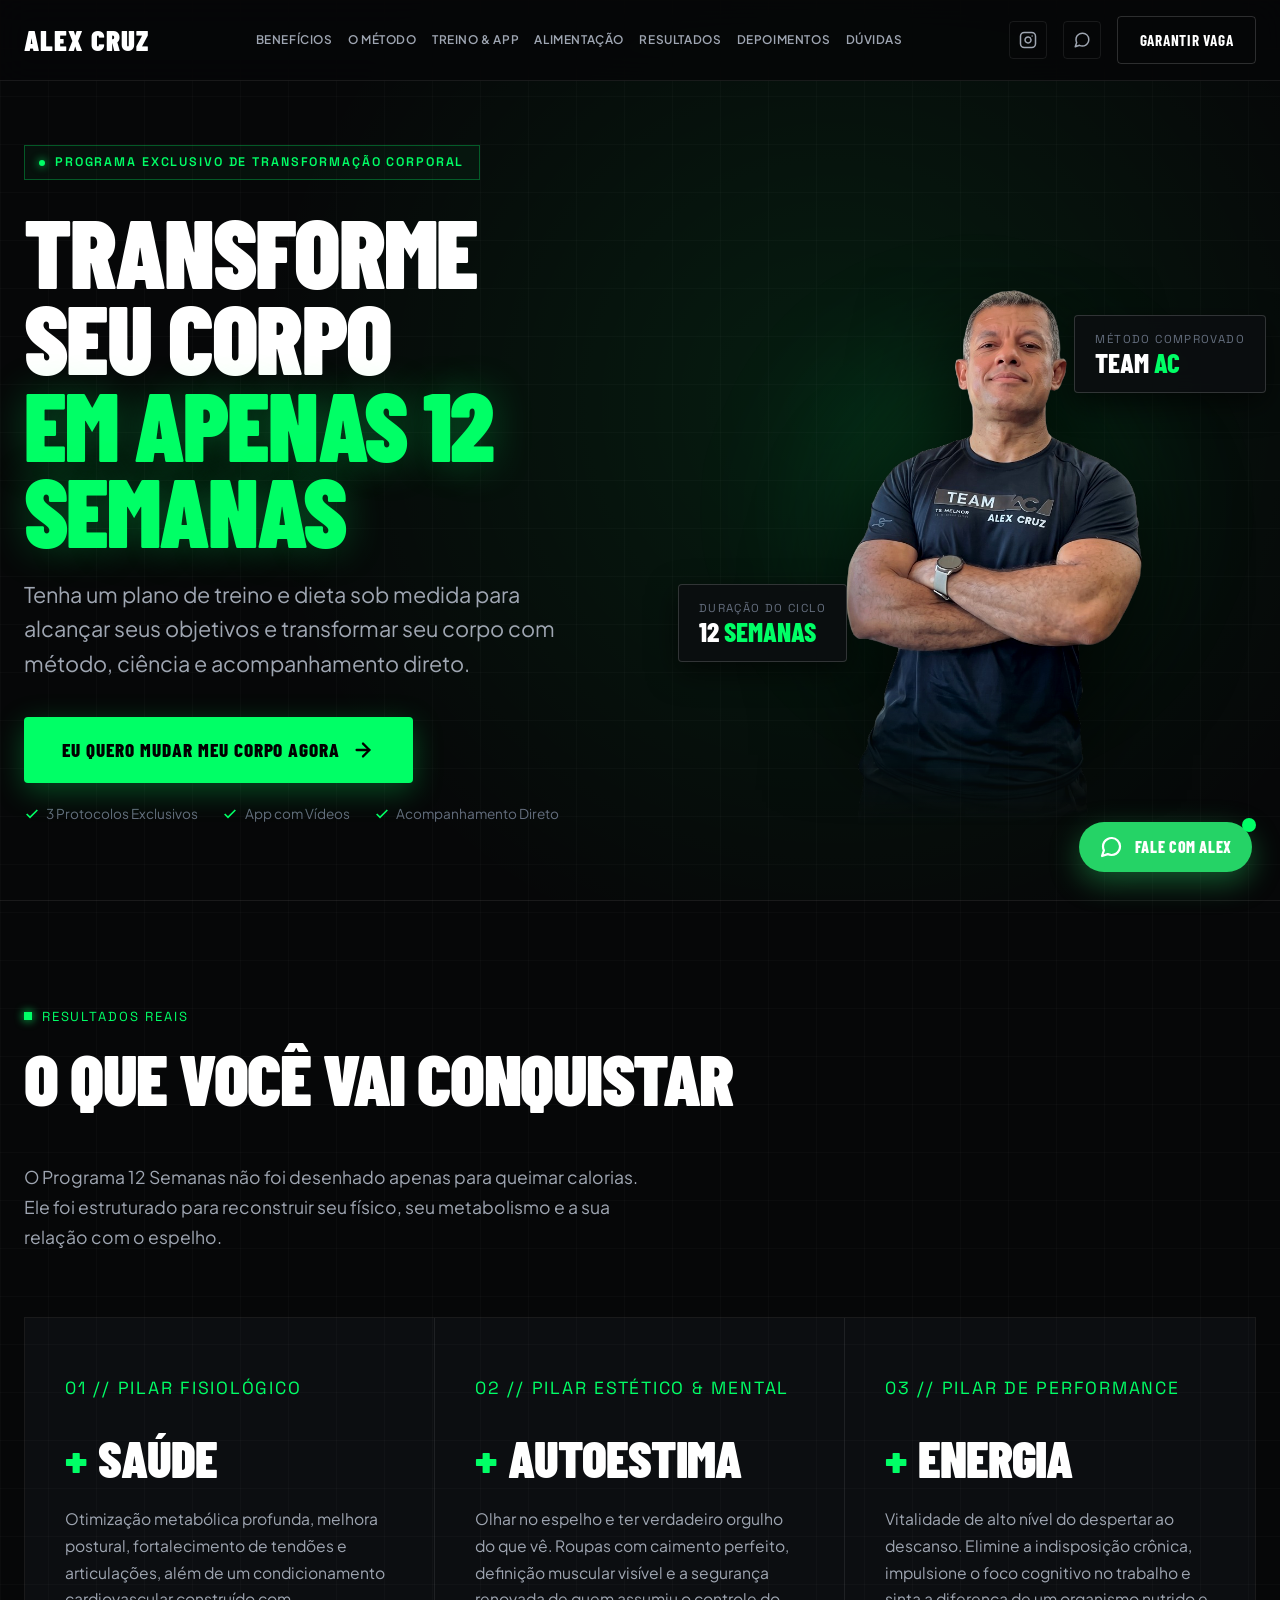
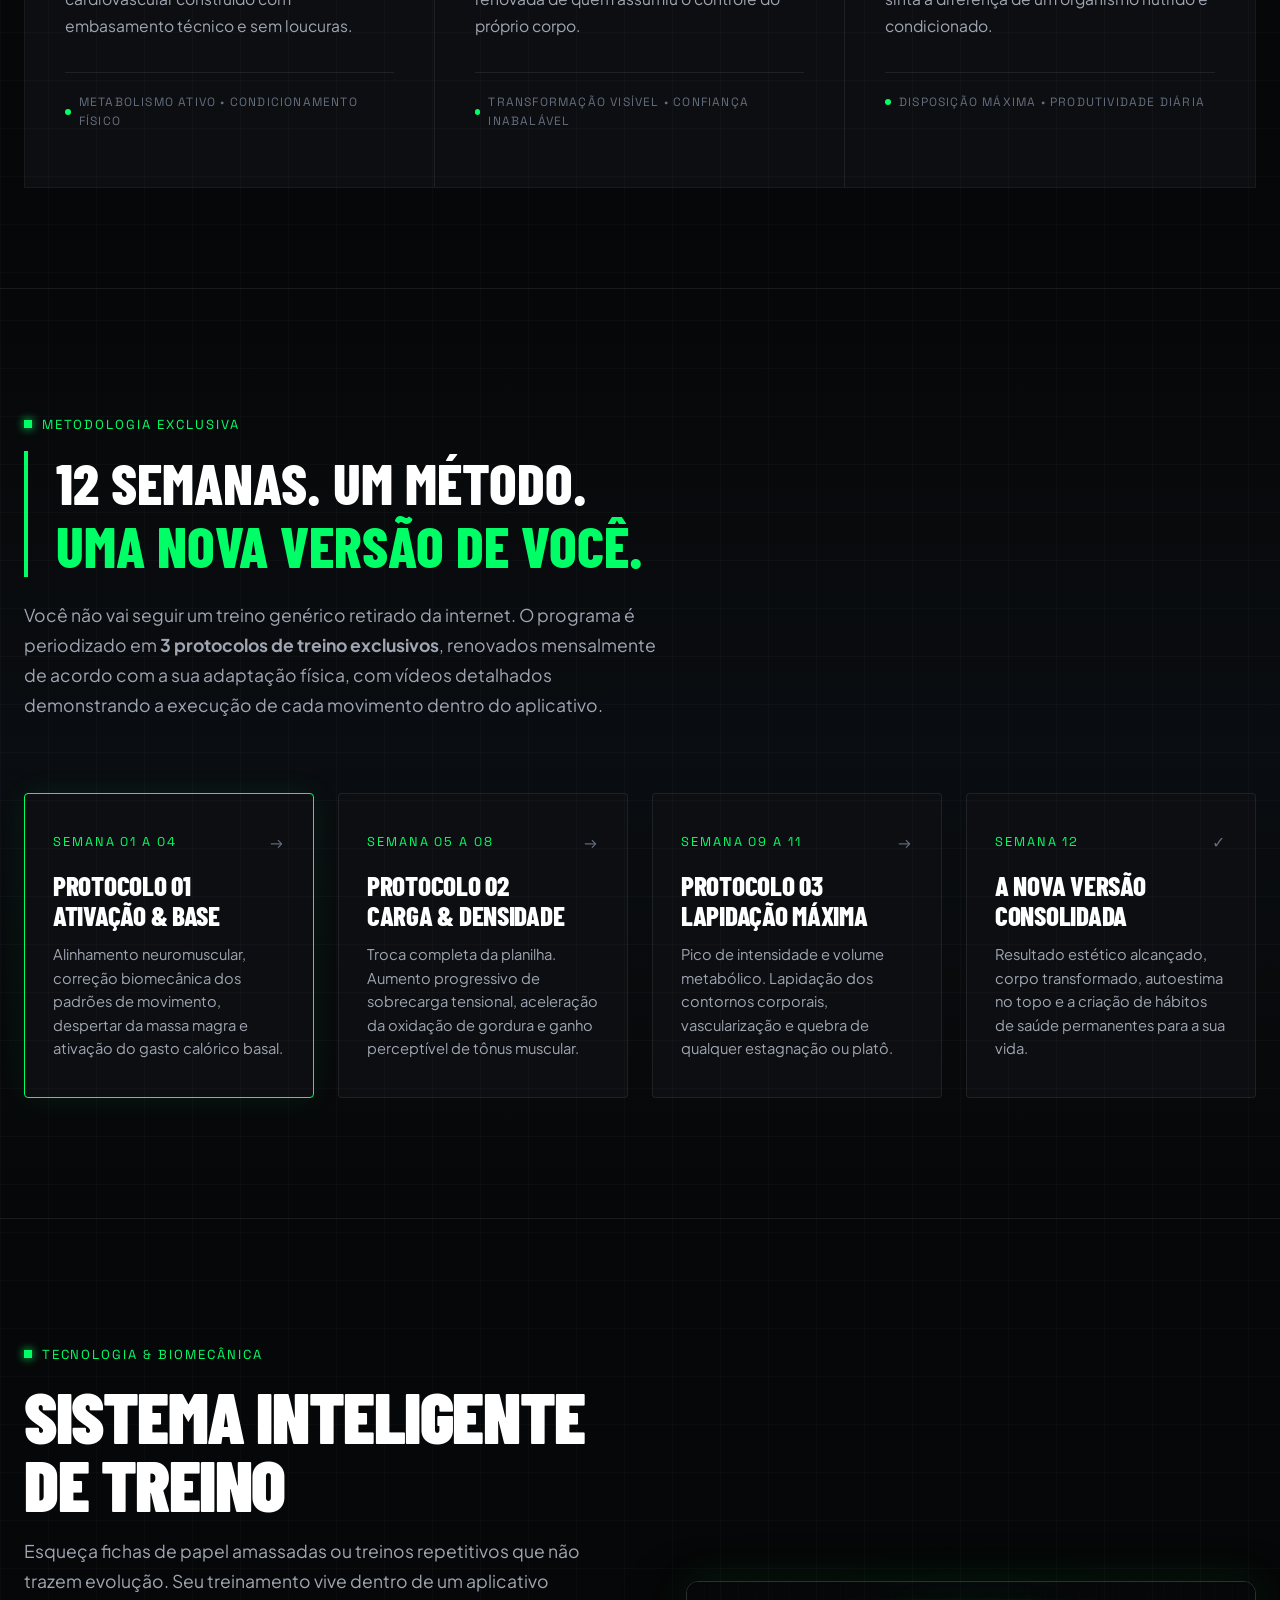
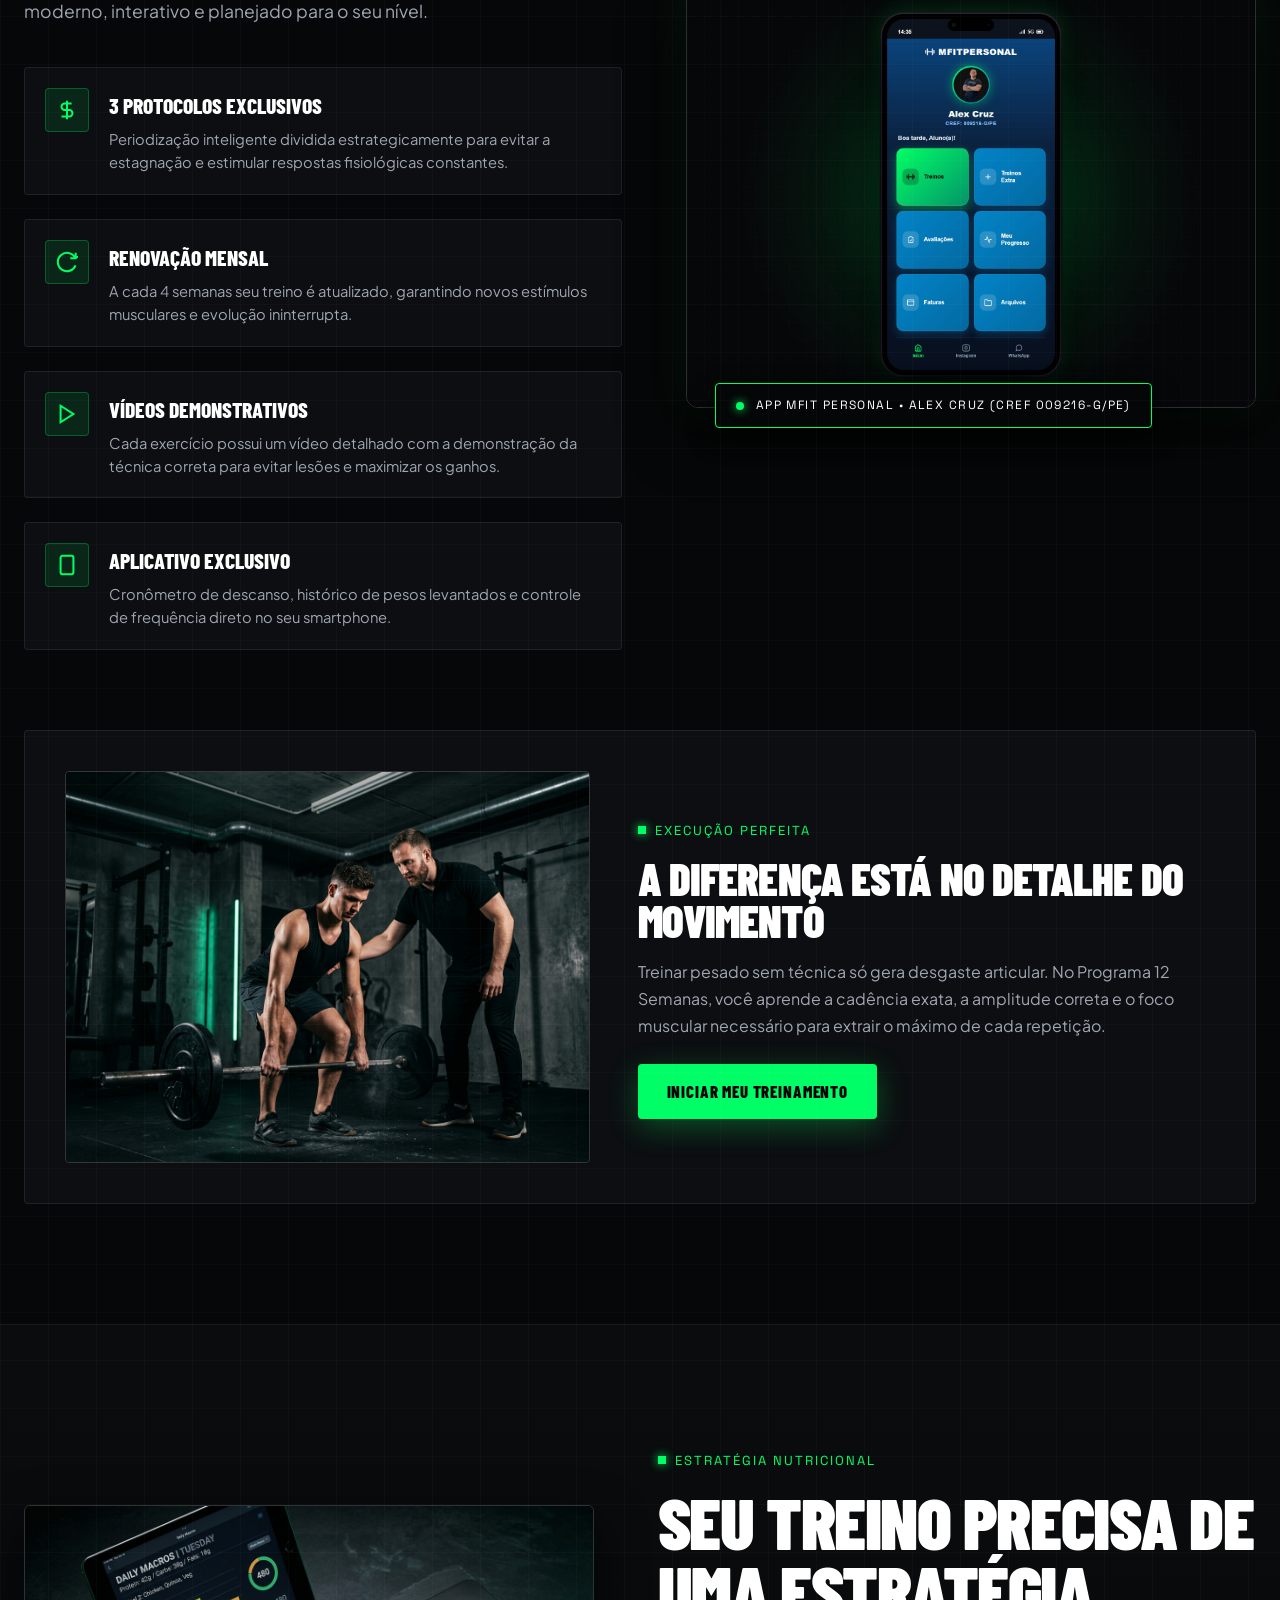
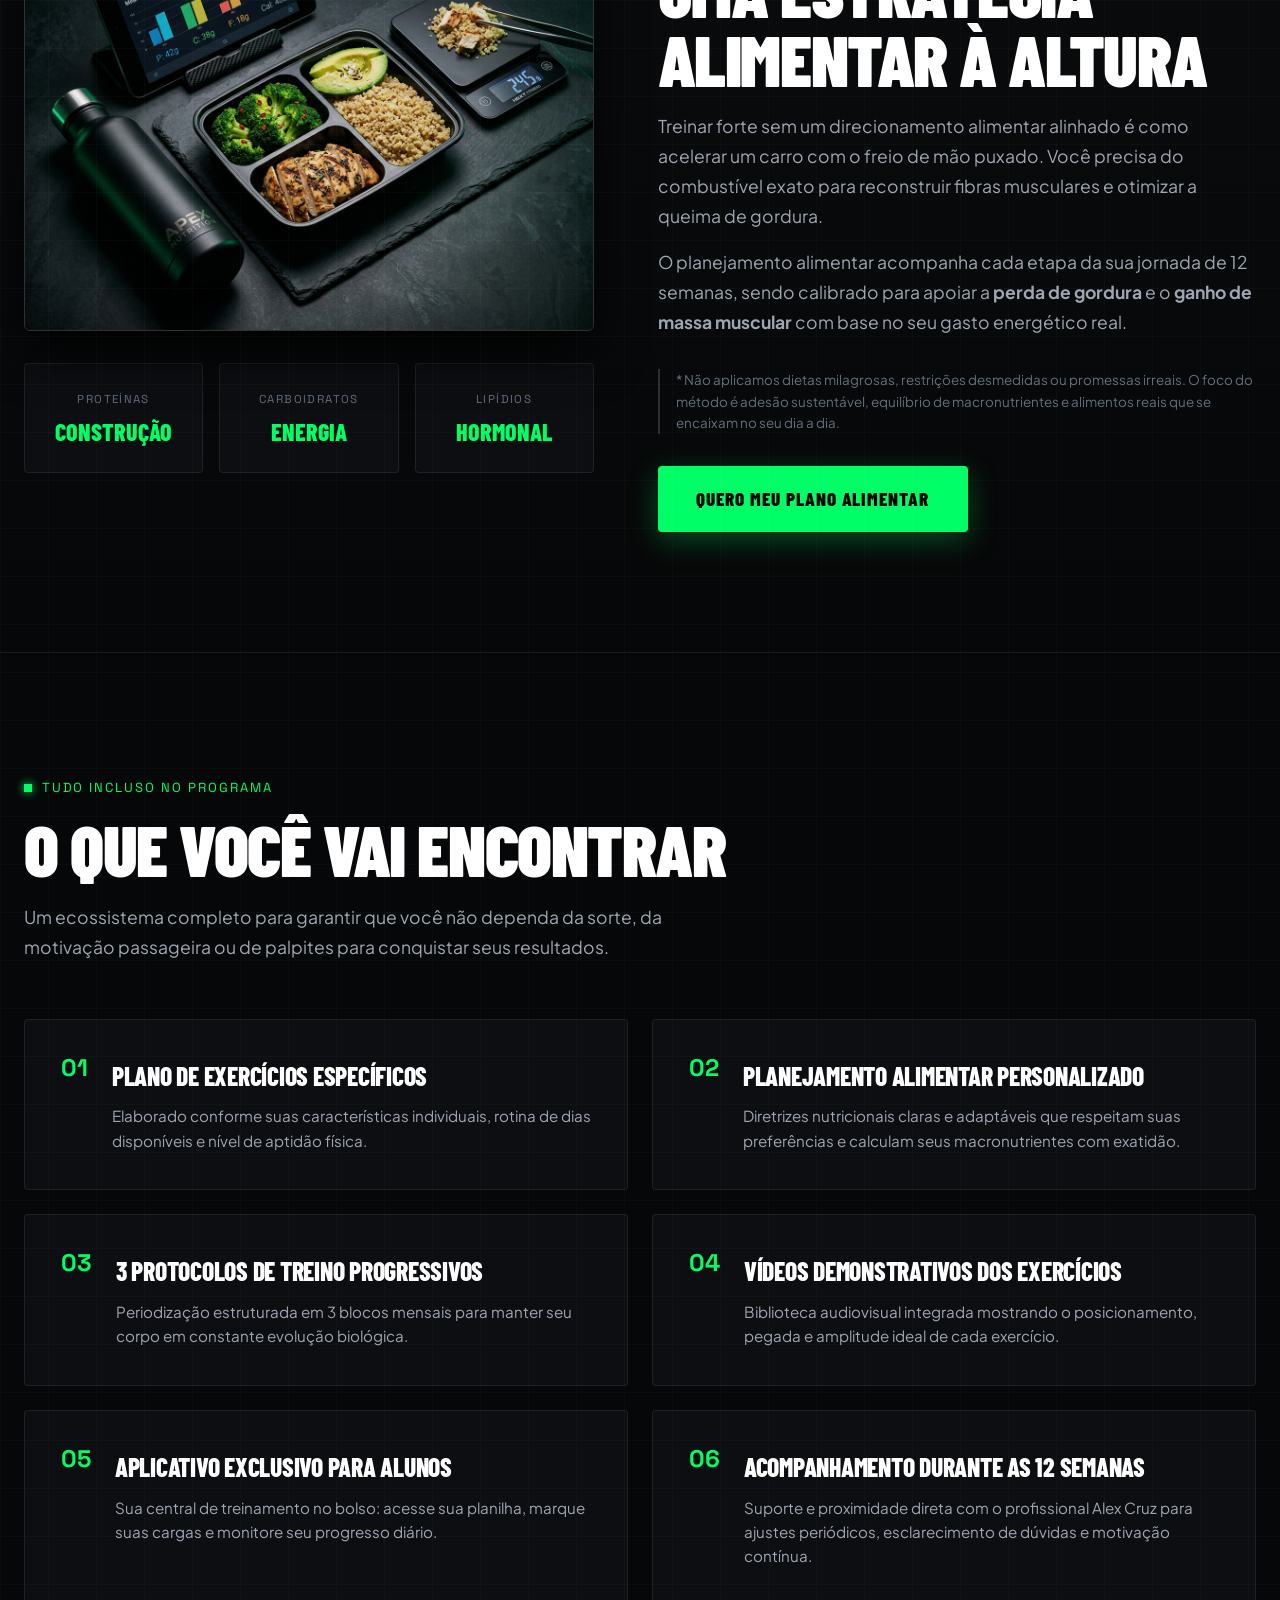
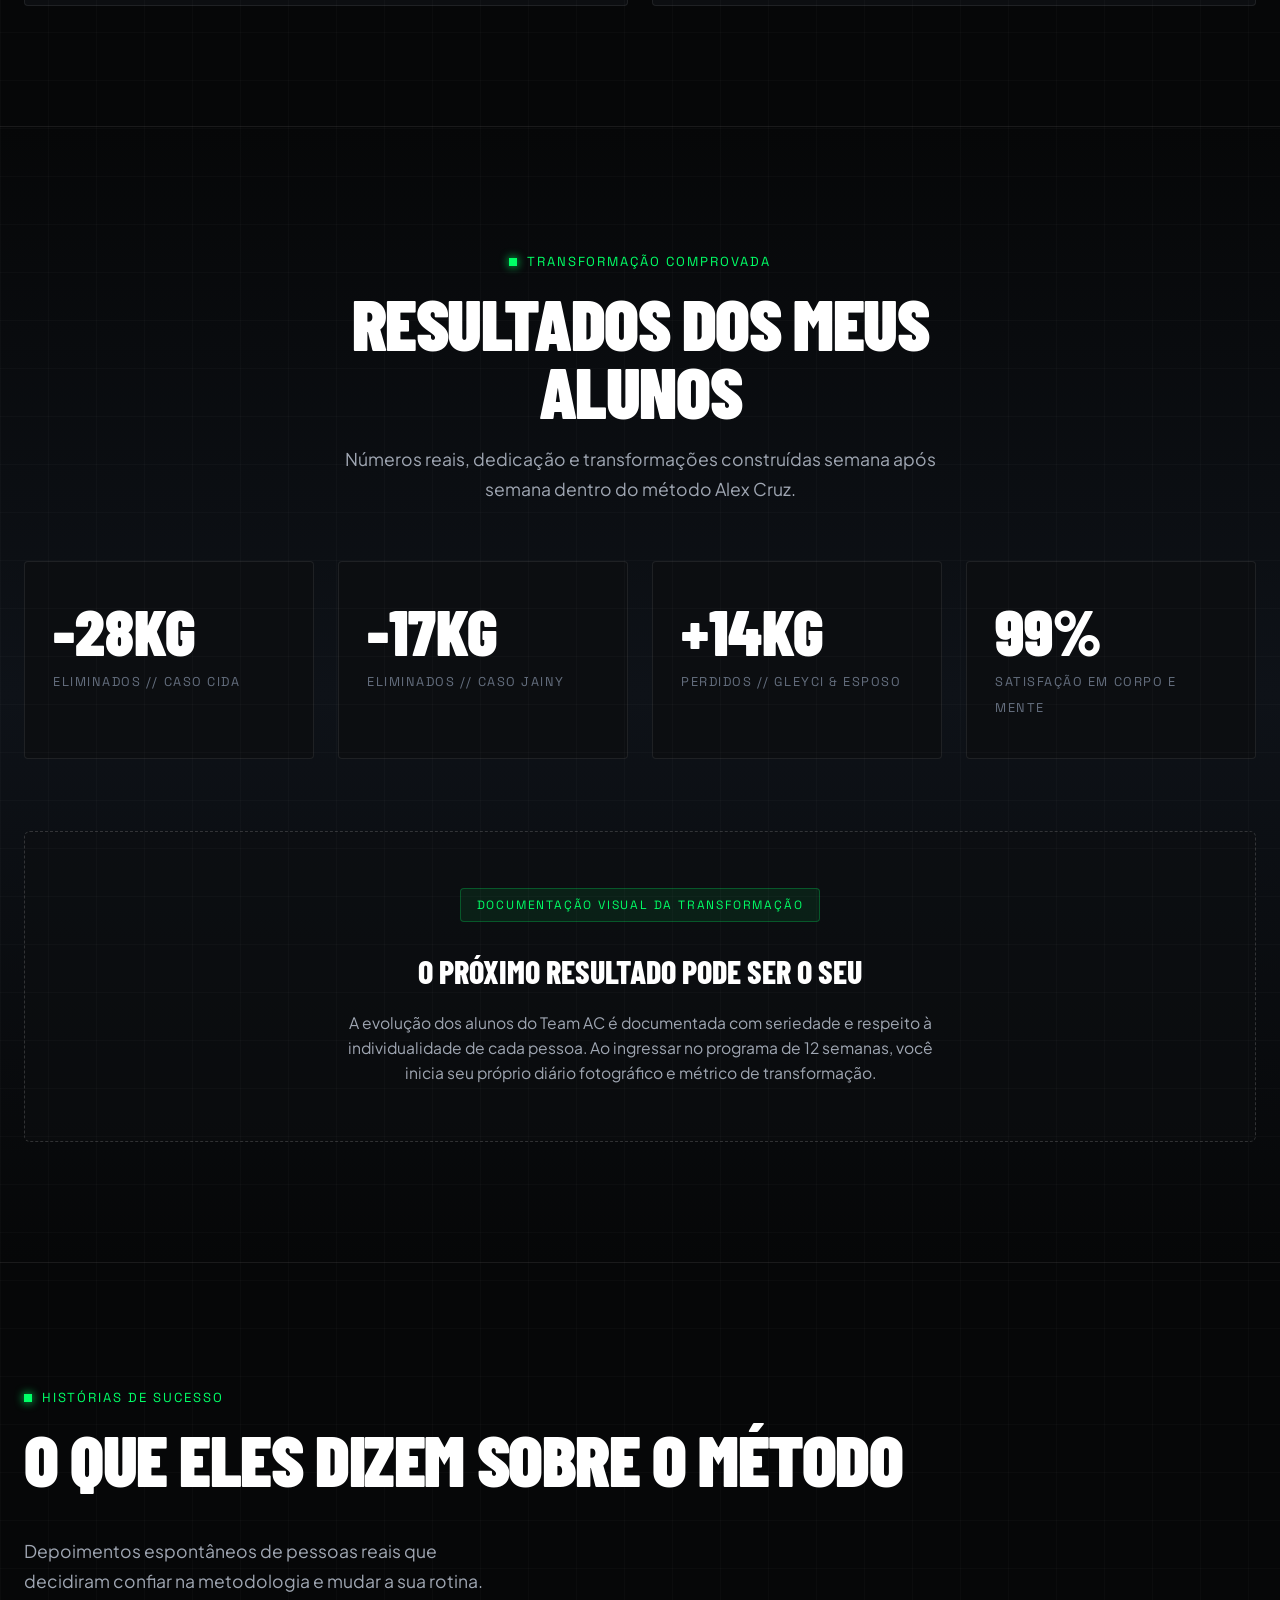
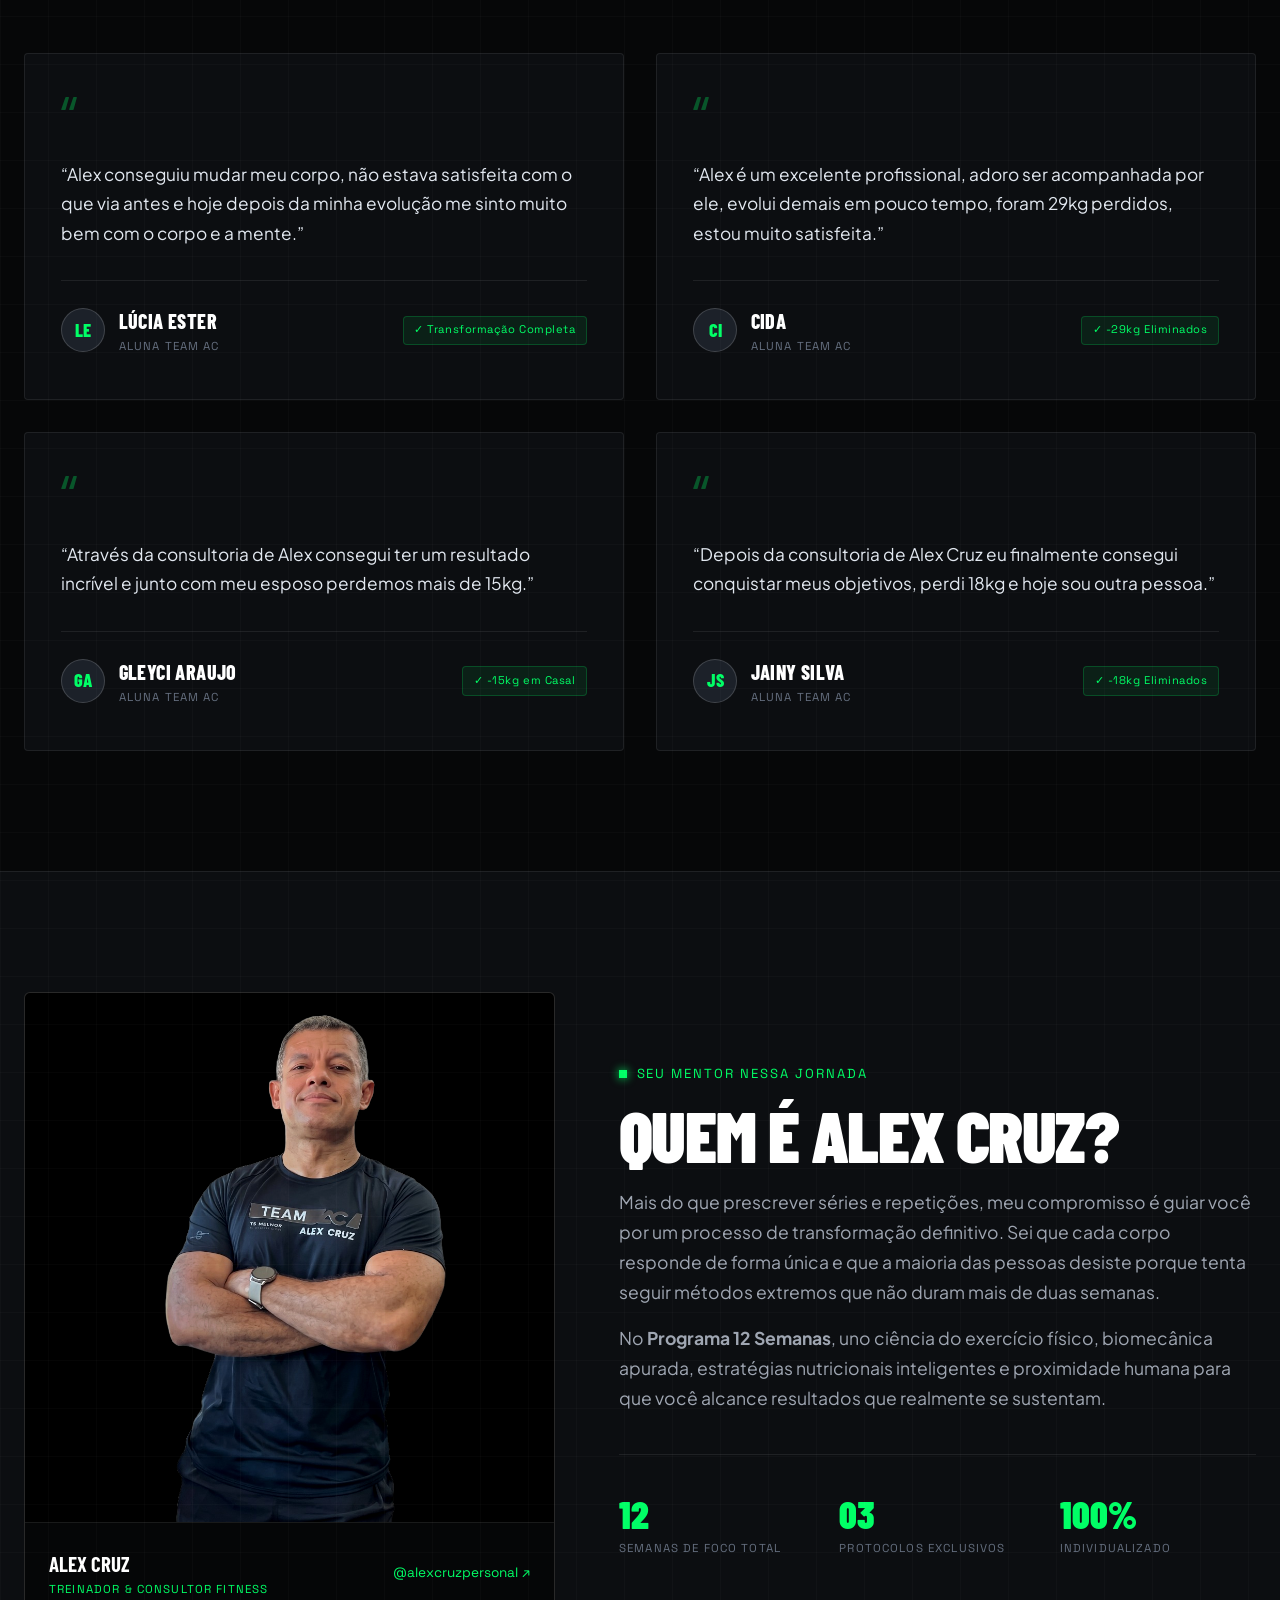
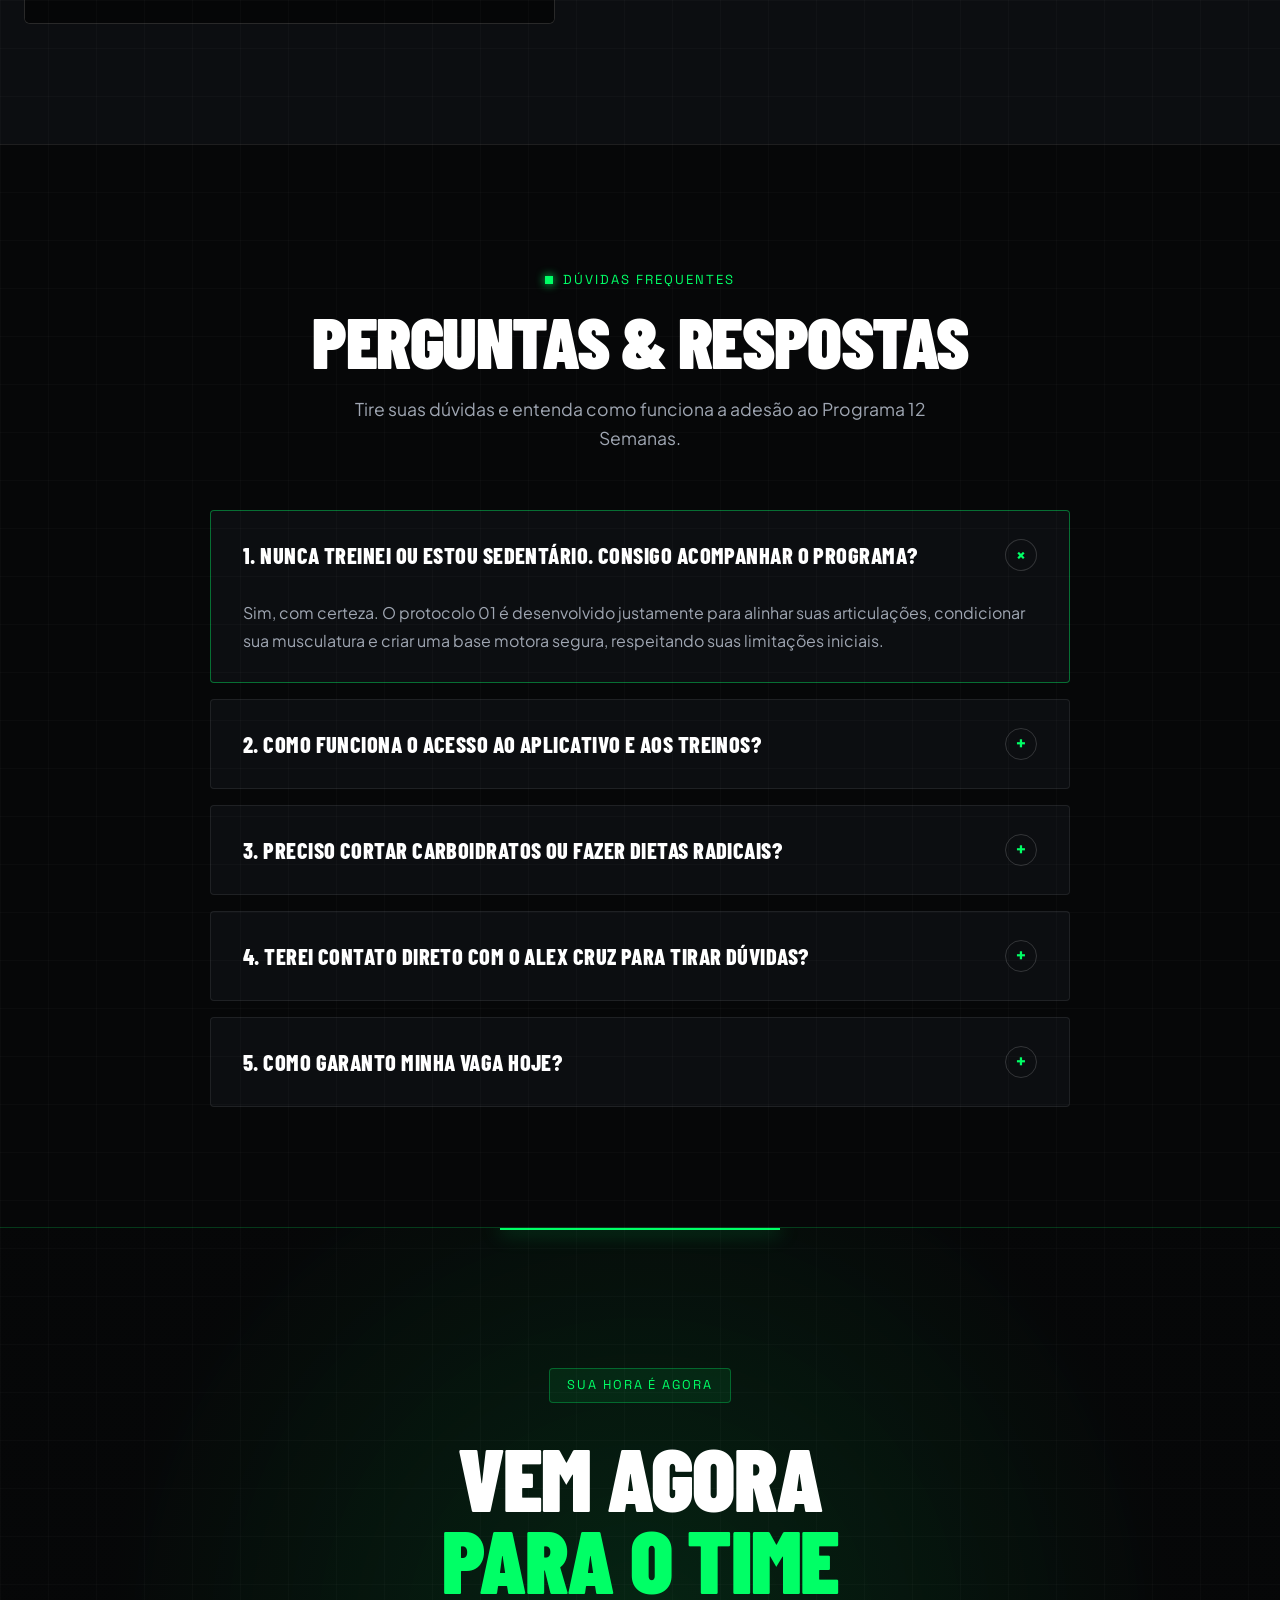
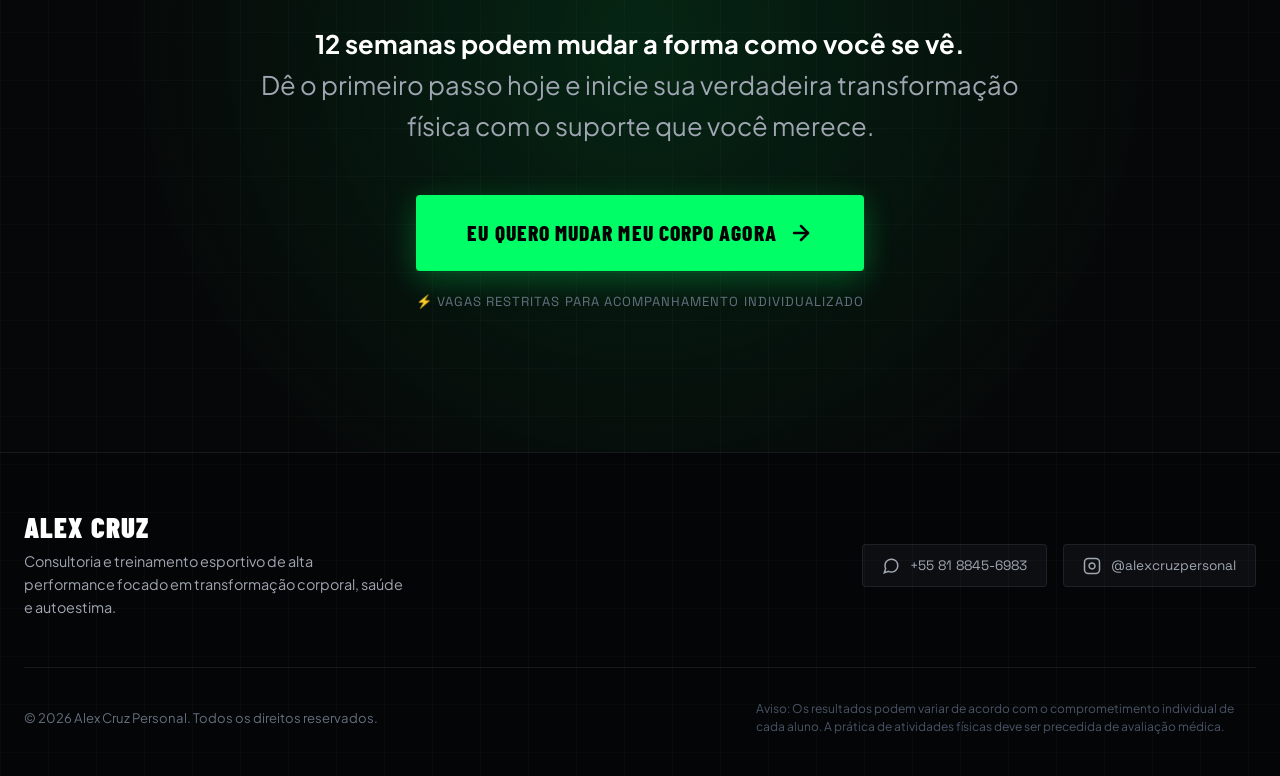
<file: index.html>
<!DOCTYPE html>
<html lang="pt-BR">
<head>
  <meta charset="UTF-8">
  <meta name="viewport" content="width=device-width, initial-scale=1.0">
  <title>ALEX CRUZ | Programa 12 Semanas - Transforme Seu Corpo</title>
  <meta name="description" content="Transforme seu corpo em apenas 12 semanas com o acompanhamento de Alex Cruz. Treino e alimentação sob medida com protocolos exclusivos e aplicativo dedicado.">
  
  <!-- Favicon -->
  <link rel="icon" type="image/svg+xml" href="data:image/svg+xml,<svg xmlns='http://www.w3.org/2000/svg' viewBox='0 0 100 100'><text y='.9em' font-size='90'>⚡</text></svg>">
  
  <!-- CSS -->
  <link rel="stylesheet" href="css/style.css">
</head>
<body class="bg-pattern">

  <!-- Header / Navigation -->
  <header class="site-header">
    <div class="container">
      <div class="nav-wrap">
        <a href="#" class="brand-logo">
          <span class="brand-logo-text">ALEX CRUZ</span>
        </a>

        <nav>
          <ul class="nav-links">
            <li><a href="#beneficios">Benefícios</a></li>
            <li><a href="#programa">O Método</a></li>
            <li><a href="#treinamento">Treino & App</a></li>
            <li><a href="#alimentacao">Alimentação</a></li>
            <li><a href="#resultados">Resultados</a></li>
            <li><a href="#depoimentos">Depoimentos</a></li>
            <li><a href="#faq">Dúvidas</a></li>
          </ul>
        </nav>

        <div class="nav-cta-group">
          <!-- Instagram -->
          <a href="https://www.instagram.com/alexcruzpersonal" target="_blank" rel="noopener noreferrer" class="social-pill" title="Instagram @alexcruzpersonal">
            <svg width="18" height="18" viewBox="0 0 24 24" fill="none" stroke="currentColor" stroke-width="2" stroke-linecap="round" stroke-linejoin="round">
              <rect x="2" y="2" width="20" height="20" rx="5" ry="5"></rect>
              <path d="M16 11.37A4 4 0 1 1 12.63 8 4 4 0 0 1 16 11.37z"></path>
              <line x1="17.5" y1="6.5" x2="17.51" y2="6.5"></line>
            </svg>
          </a>

          <!-- WhatsApp Direct -->
          <a href="https://wa.me/5581988456983?text=Ol%C3%A1%20Alex%2C%20quero%20transformar%20meu%20corpo%20com%20o%20Programa%2012%20Semanas!" target="_blank" rel="noopener noreferrer" class="social-pill" title="WhatsApp (+55 81 8845-6983)">
            <svg width="18" height="18" viewBox="0 0 24 24" fill="none" stroke="currentColor" stroke-width="2" stroke-linecap="round" stroke-linejoin="round">
              <path d="M21 11.5a8.38 8.38 0 0 1-.9 3.8 8.5 8.5 0 0 1-7.6 4.7 8.38 8.38 0 0 1-3.8-.9L3 21l1.9-5.7a8.38 8.38 0 0 1-.9-3.8 8.5 8.5 0 0 1 4.7-7.6 8.38 8.38 0 0 1 3.8-.9h.5a8.48 8.48 0 0 1 8 8v.5z"></path>
            </svg>
          </a>

          <a href="https://wa.me/5581988456983?text=Ol%C3%A1%20Alex%2C%20quero%20transformar%20meu%20corpo%20com%20o%20Programa%2012%20Semanas!" target="_blank" rel="noopener noreferrer" class="btn-secondary">
            Garantir Vaga
          </a>

          <button class="mobile-toggle" aria-label="Abrir menu">
            ☰
          </button>
        </div>
      </div>
    </div>
  </header>

  <!-- ==========================================================================
       1. HERO SECTION
       Alex Cruz Protagonista • Grande • Sem Fundo • Transparência Vertical
       ========================================================================== -->
  <section class="hero-section">
    <div class="container">
      <div class="hero-grid">
        
        <!-- Hero Text & CTA -->
        <div class="hero-content">
          <div class="hero-badge-tag">
            <span class="hero-badge-dot"></span>
            PROGRAMA EXCLUSIVO DE TRANSFORMAÇÃO CORPORAL
          </div>

          <h1 class="hero-title">
            TRANSFORME<br>
            SEU CORPO
            <span class="hero-title-highlight">EM APENAS 12 SEMANAS</span>
          </h1>

          <p class="hero-subheadline">
            Tenha um plano de treino e dieta sob medida para alcançar seus objetivos e transformar seu corpo com método, ciência e acompanhamento direto.
          </p>

          <div class="hero-actions">
            <a href="https://wa.me/5581988456983?text=Ol%C3%A1%20Alex%2C%20quero%20transformar%20meu%20corpo%20com%20o%20Programa%2012%20Semanas!" target="_blank" rel="noopener noreferrer" class="btn-primary">
              <span>EU QUERO MUDAR MEU CORPO AGORA</span>
              <svg width="22" height="22" viewBox="0 0 24 24" fill="none" stroke="currentColor" stroke-width="2.5" stroke-linecap="round" stroke-linejoin="round">
                <line x1="5" y1="12" x2="19" y2="12"></line>
                <polyline points="12 5 19 12 12 19"></polyline>
              </svg>
            </a>

            <div class="hero-guarantee">
              <div class="hero-guarantee-item">
                <svg width="16" height="16" viewBox="0 0 24 24" fill="none" stroke="currentColor" stroke-width="2.5"><polyline points="20 6 9 17 4 12"></polyline></svg>
                <span>3 Protocolos Exclusivos</span>
              </div>
              <div class="hero-guarantee-item">
                <svg width="16" height="16" viewBox="0 0 24 24" fill="none" stroke="currentColor" stroke-width="2.5"><polyline points="20 6 9 17 4 12"></polyline></svg>
                <span>App com Vídeos</span>
              </div>
              <div class="hero-guarantee-item">
                <svg width="16" height="16" viewBox="0 0 24 24" fill="none" stroke="currentColor" stroke-width="2.5"><polyline points="20 6 9 17 4 12"></polyline></svg>
                <span>Acompanhamento Direto</span>
              </div>
            </div>
          </div>
        </div>

        <!-- Hero Visual: Alex Cruz Protagonist -->
        <div class="hero-visual-wrapper">
          <div class="hero-visual-aura"></div>
          
          <div class="hero-visual-frame">
            <img 
              src="assets/alex-hero.png" 
              alt="Alex Cruz - Especialista em Treinamento e Transformação Corporal" 
              class="alex-protagonist-img"
            >
          </div>

          <!-- Floating Badges -->
          <div class="hero-stat-badge badge-left">
            <span class="badge-label">DURAÇÃO DO CICLO</span>
            <div class="badge-val">12 <span class="text-green">SEMANAS</span></div>
          </div>

          <div class="hero-stat-badge badge-right">
            <span class="badge-label">MÉTODO COMPROVADO</span>
            <div class="badge-val">TEAM <span class="text-green">AC</span></div>
          </div>

        </div>

      </div>
    </div>
  </section>

  <!-- ==========================================================================
       2. BENEFÍCIOS SECTION
       Composição Editorial com Números Gigantes (+ SAÚDE, + AUTOESTIMA, + ENERGIA)
       ========================================================================== -->
  <section class="benefits-section" id="beneficios">
    <div class="container">
      <div class="benefits-header-editorial">
        <div>
          <span class="eyebrow">RESULTADOS REAIS</span>
          <h2 class="section-title">O QUE VOCÊ VAI CONQUISTAR</h2>
        </div>
        <p class="section-desc">
          O Programa 12 Semanas não foi desenhado apenas para queimar calorias. Ele foi estruturado para reconstruir seu físico, seu metabolismo e a sua relação com o espelho.
        </p>
      </div>

      <div class="benefits-editorial-grid">
        
        <!-- Benefício 01: + SAÚDE -->
        <div class="benefit-block">
          <div class="benefit-num">01 // PILAR FISIOLÓGICO</div>
          <h3 class="benefit-word"><span class="plus">+</span> SAÚDE</h3>
          <p class="benefit-text">
            Otimização metabólica profunda, melhora postural, fortalecimento de tendões e articulações, além de um condicionamento cardiovascular construído com embasamento técnico e sem loucuras.
          </p>
          <div class="benefit-metric-tag">
            <span class="indicator-dot"></span>
            METABOLISMO ATIVO • CONDICIONAMENTO FÍSICO
          </div>
        </div>

        <!-- Benefício 02: + AUTOESTIMA -->
        <div class="benefit-block">
          <div class="benefit-num">02 // PILAR ESTÉTICO & MENTAL</div>
          <h3 class="benefit-word"><span class="plus">+</span> AUTOESTIMA</h3>
          <p class="benefit-text">
            Olhar no espelho e ter verdadeiro orgulho do que vê. Roupas com caimento perfeito, definição muscular visível e a segurança renovada de quem assumiu o controle do próprio corpo.
          </p>
          <div class="benefit-metric-tag">
            <span class="indicator-dot"></span>
            TRANSFORMAÇÃO VISÍVEL • CONFIANÇA INABALÁVEL
          </div>
        </div>

        <!-- Benefício 03: + ENERGIA -->
        <div class="benefit-block">
          <div class="benefit-num">03 // PILAR DE PERFORMANCE</div>
          <h3 class="benefit-word"><span class="plus">+</span> ENERGIA</h3>
          <p class="benefit-text">
            Vitalidade de alto nível do despertar ao descanso. Elimine a indisposição crônica, impulsione o foco cognitivo no trabalho e sinta a diferença de um organismo nutrido e condicionado.
          </p>
          <div class="benefit-metric-tag">
            <span class="indicator-dot"></span>
            DISPOSIÇÃO MÁXIMA • PRODUTIVIDADE DIÁRIA
          </div>
        </div>

      </div>
    </div>
  </section>

  <!-- ==========================================================================
       3. O PROGRAMA SECTION
       Conceito + Evolução Visual (SEMANA 01 → 05 → 09 → 12)
       ========================================================================== -->
  <section class="program-section" id="programa">
    <div class="container">
      
      <div class="program-concept-box">
        <span class="eyebrow">METODOLOGIA EXCLUSIVA</span>
        <h2 class="concept-big-text">
          12 SEMANAS. UM MÉTODO.<br>
          <span class="text-green">UMA NOVA VERSÃO DE VOCÊ.</span>
        </h2>
        <p class="section-desc" style="margin-top: 1.5rem;">
          Você não vai seguir um treino genérico retirado da internet. O programa é periodizado em <strong>3 protocolos de treino exclusivos</strong>, renovados mensalmente de acordo com a sua adaptação física, com vídeos detalhados demonstrando a execução de cada movimento dentro do aplicativo.
        </p>
      </div>

      <!-- Evolução Visual: Linha de Progressão -->
      <div class="evolution-timeline">
        
        <!-- Step 1 -->
        <div class="timeline-step active">
          <div class="step-marker">
            <span>SEMANA 01 A 04</span>
            <span class="step-arrow">→</span>
          </div>
          <h3 class="step-title">PROTOCOLO 01<br>ATIVAÇÃO & BASE</h3>
          <p class="step-desc">
            Alinhamento neuromuscular, correção biomecânica dos padrões de movimento, despertar da massa magra e ativação do gasto calórico basal.
          </p>
        </div>

        <!-- Step 2 -->
        <div class="timeline-step">
          <div class="step-marker">
            <span>SEMANA 05 A 08</span>
            <span class="step-arrow">→</span>
          </div>
          <h3 class="step-title">PROTOCOLO 02<br>CARGA & DENSIDADE</h3>
          <p class="step-desc">
            Troca completa da planilha. Aumento progressivo de sobrecarga tensional, aceleração da oxidação de gordura e ganho perceptível de tônus muscular.
          </p>
        </div>

        <!-- Step 3 -->
        <div class="timeline-step">
          <div class="step-marker">
            <span>SEMANA 09 A 11</span>
            <span class="step-arrow">→</span>
          </div>
          <h3 class="step-title">PROTOCOLO 03<br>LAPIDAÇÃO MÁXIMA</h3>
          <p class="step-desc">
            Pico de intensidade e volume metabólico. Lapidação dos contornos corporais, vascularização e quebra de qualquer estagnação ou platô.
          </p>
        </div>

        <!-- Step 4 -->
        <div class="timeline-step">
          <div class="step-marker">
            <span>SEMANA 12</span>
            <span class="step-arrow">✓</span>
          </div>
          <h3 class="step-title">A NOVA VERSÃO<br>CONSOLIDADA</h3>
          <p class="step-desc">
            Resultado estético alcançado, corpo transformado, autoestima no topo e a criação de hábitos de saúde permanentes para a sua vida.
          </p>
        </div>

      </div>

    </div>
  </section>

  <!-- ==========================================================================
       4. TREINAMENTO
       Sistema de Treino + Smartphone App Mockup + Treino em Ação
       ========================================================================== -->
  <section class="training-section" id="treinamento">
    <div class="container">
      
      <div class="training-grid">
        
        <div>
          <span class="eyebrow">TECNOLOGIA & BIOMECÂNICA</span>
          <h2 class="section-title">SISTEMA INTELIGENTE DE TREINO</h2>
          <p class="section-desc">
            Esqueça fichas de papel amassadas ou treinos repetitivos que não trazem evolução. Seu treinamento vive dentro de um aplicativo moderno, interativo e planejado para o seu nível.
          </p>

          <div class="training-pillars-list">
            
            <div class="training-pillar-item">
              <div class="pillar-icon-box">
                <svg width="22" height="22" viewBox="0 0 24 24" fill="none" stroke="currentColor" stroke-width="2.2"><path d="M12 2v20M17 5H9.5a3.5 3.5 0 0 0 0 7h5a3.5 3.5 0 0 1 0 7H6"></path></svg>
              </div>
              <div>
                <h4 class="pillar-title">3 Protocolos Exclusivos</h4>
                <p class="pillar-desc">Periodização inteligente dividida estrategicamente para evitar a estagnação e estimular respostas fisiológicas constantes.</p>
              </div>
            </div>

            <div class="training-pillar-item">
              <div class="pillar-icon-box">
                <svg width="22" height="22" viewBox="0 0 24 24" fill="none" stroke="currentColor" stroke-width="2.2"><path d="M21.5 2v6h-6M21.34 15.57a10 10 0 1 1-.57-8.38l5.67-1.19"></path></svg>
              </div>
              <div>
                <h4 class="pillar-title">Renovação Mensal</h4>
                <p class="pillar-desc">A cada 4 semanas seu treino é atualizado, garantindo novos estímulos musculares e evolução ininterrupta.</p>
              </div>
            </div>

            <div class="training-pillar-item">
              <div class="pillar-icon-box">
                <svg width="22" height="22" viewBox="0 0 24 24" fill="none" stroke="currentColor" stroke-width="2.2"><polygon points="5 3 19 12 5 21 5 3"></polygon></svg>
              </div>
              <div>
                <h4 class="pillar-title">Vídeos Demonstrativos</h4>
                <p class="pillar-desc">Cada exercício possui um vídeo detalhado com a demonstração da técnica correta para evitar lesões e maximizar os ganhos.</p>
              </div>
            </div>

            <div class="training-pillar-item">
              <div class="pillar-icon-box">
                <svg width="22" height="22" viewBox="0 0 24 24" fill="none" stroke="currentColor" stroke-width="2.2"><rect x="5" y="2" width="14" height="20" rx="2" ry="2"></rect><line x1="12" y1="18" x2="12.01" y2="18"></line></svg>
              </div>
              <div>
                <h4 class="pillar-title">Aplicativo Exclusivo</h4>
                <p class="pillar-desc">Cronômetro de descanso, histórico de pesos levantados e controle de frequência direto no seu smartphone.</p>
              </div>
            </div>

          </div>
        </div>

        <!-- Smartphone Mockup Display -->
        <div class="app-mockup-container">
          <div class="mockup-glow"></div>
          <div class="app-img-frame">
            <img 
              src="assets/app-mockup.jpg" 
              alt="Aplicativo Exclusivo TEAM AC - Alex Cruz Treinamento" 
            >
          </div>
          <div class="mockup-floating-tag">
            <span class="dot"></span>
            <span>APP MFIT PERSONAL • ALEX CRUZ (CREF 009216-G/PE)</span>
          </div>
        </div>

      </div>

      <!-- Training Action Banner -->
      <div class="training-action-strip">
        <div class="action-photo-wrap">
          <img src="assets/training-action.jpg" alt="Acompanhamento técnico e execução perfeita">
        </div>
        <div>
          <span class="eyebrow">EXECUÇÃO PERFEITA</span>
          <h3 class="section-title" style="font-size: clamp(2rem, 3.5vw, 3rem); margin-bottom: 1rem;">
            A DIFERENÇA ESTÁ NO DETALHE DO MOVIMENTO
          </h3>
          <p class="section-desc" style="font-size: 1rem; margin-bottom: 1.5rem;">
            Treinar pesado sem técnica só gera desgaste articular. No Programa 12 Semanas, você aprende a cadência exata, a amplitude correta e o foco muscular necessário para extrair o máximo de cada repetição.
          </p>
          <a href="https://wa.me/5581988456983?text=Ol%C3%A1%20Alex%2C%20quero%20transformar%20meu%20corpo%20com%20o%20Programa%2012%20Semanas!" target="_blank" rel="noopener noreferrer" class="btn-primary" style="padding: 0.9rem 1.8rem; font-size: 1.05rem;">
            INICIAR MEU TREINAMENTO
          </a>
        </div>
      </div>

    </div>
  </section>

  <!-- ==========================================================================
       5. ALIMENTAÇÃO
       Planejamento Alimentar Personalizado • Sem loucuras
       ========================================================================== -->
  <section class="nutrition-section" id="alimentacao">
    <div class="container">
      <div class="nutrition-grid">
        
        <!-- Image & Macro Cards -->
        <div>
          <div class="nutrition-visual-wrap">
            <img src="assets/nutrition-plan.jpg" alt="Planejamento alimentar personalizado e calculado para você">
          </div>

          <div class="macro-metrics-bar">
            <div class="macro-box">
              <span class="macro-name">PROTEÍNAS</span>
              <div class="macro-status">CONSTRUÇÃO</div>
            </div>
            <div class="macro-box">
              <span class="macro-name">CARBOIDRATOS</span>
              <div class="macro-status">ENERGIA</div>
            </div>
            <div class="macro-box">
              <span class="macro-name">LIPÍDIOS</span>
              <div class="macro-status">HORMONAL</div>
            </div>
          </div>
        </div>

        <!-- Copy & Strategy -->
        <div>
          <span class="eyebrow">ESTRATÉGIA NUTRICIONAL</span>
          <h2 class="section-title">
            SEU TREINO PRECISA DE UMA ESTRATÉGIA ALIMENTAR À ALTURA
          </h2>
          <p class="section-desc">
            Treinar forte sem um direcionamento alimentar alinhado é como acelerar um carro com o freio de mão puxado. Você precisa do combustível exato para reconstruir fibras musculares e otimizar a queima de gordura.
          </p>
          
          <p class="section-desc" style="margin-top: 1rem;">
            O planejamento alimentar acompanha cada etapa da sua jornada de 12 semanas, sendo calibrado para apoiar a <strong>perda de gordura</strong> e o <strong>ganho de massa muscular</strong> com base no seu gasto energético real.
          </p>

          <p class="nutrition-disclaimer">
            * Não aplicamos dietas milagrosas, restrições desmedidas ou promessas irreais. O foco do método é adesão sustentável, equilíbrio de macronutrientes e alimentos reais que se encaixam no seu dia a dia.
          </p>

          <div style="margin-top: 2rem;">
            <a href="https://wa.me/5581988456983?text=Ol%C3%A1%20Alex%2C%20quero%20transformar%20meu%20corpo%20com%20o%20Programa%2012%20Semanas!" target="_blank" rel="noopener noreferrer" class="btn-primary">
              QUERO MEU PLANO ALIMENTAR
            </a>
          </div>
        </div>

      </div>
    </div>
  </section>

  <!-- ==========================================================================
       6. O QUE VOCÊ VAI ENCONTRAR
       Composição Editorial Forte • 6 Pilares Estruturados
       ========================================================================== -->
  <section class="deliverables-section">
    <div class="container">
      <div>
        <span class="eyebrow">TUDO INCLUSO NO PROGRAMA</span>
        <h2 class="section-title">O QUE VOCÊ VAI ENCONTRAR</h2>
        <p class="section-desc">
          Um ecossistema completo para garantir que você não dependa da sorte, da motivação passageira ou de palpites para conquistar seus resultados.
        </p>
      </div>

      <div class="deliverables-editorial-list">
        
        <div class="deliverable-item">
          <span class="deliverable-index">01</span>
          <div class="deliverable-content">
            <h4>Plano de Exercícios Específicos</h4>
            <p>Elaborado conforme suas características individuais, rotina de dias disponíveis e nível de aptidão física.</p>
          </div>
        </div>

        <div class="deliverable-item">
          <span class="deliverable-index">02</span>
          <div class="deliverable-content">
            <h4>Planejamento Alimentar Personalizado</h4>
            <p>Diretrizes nutricionais claras e adaptáveis que respeitam suas preferências e calculam seus macronutrientes com exatidão.</p>
          </div>
        </div>

        <div class="deliverable-item">
          <span class="deliverable-index">03</span>
          <div class="deliverable-content">
            <h4>3 Protocolos de Treino Progressivos</h4>
            <p>Periodização estruturada em 3 blocos mensais para manter seu corpo em constante evolução biológica.</p>
          </div>
        </div>

        <div class="deliverable-item">
          <span class="deliverable-index">04</span>
          <div class="deliverable-content">
            <h4>Vídeos Demonstrativos dos Exercícios</h4>
            <p>Biblioteca audiovisual integrada mostrando o posicionamento, pegada e amplitude ideal de cada exercício.</p>
          </div>
        </div>

        <div class="deliverable-item">
          <span class="deliverable-index">05</span>
          <div class="deliverable-content">
            <h4>Aplicativo Exclusivo para Alunos</h4>
            <p>Sua central de treinamento no bolso: acesse sua planilha, marque suas cargas e monitore seu progresso diário.</p>
          </div>
        </div>

        <div class="deliverable-item">
          <span class="deliverable-index">06</span>
          <div class="deliverable-content">
            <h4>Acompanhamento Durante as 12 Semanas</h4>
            <p>Suporte e proximidade direta com o profissional Alex Cruz para ajustes periódicos, esclarecimento de dúvidas e motivação contínua.</p>
          </div>
        </div>

      </div>
    </div>
  </section>

  <!-- ==========================================================================
       7. RESULTADOS DOS ALUNOS
       Números Gigantes Validados & Galeria Editorial
       ========================================================================== -->
  <section class="results-section" id="resultados">
    <div class="container">
      <div style="text-align: center; max-width: 760px; margin: 0 auto;">
        <span class="eyebrow">TRANSFORMAÇÃO COMPROVADA</span>
        <h2 class="section-title">RESULTADOS DOS MEUS ALUNOS</h2>
        <p class="section-desc" style="margin: 0 auto;">
          Números reais, dedicação e transformações construídas semana após semana dentro do método Alex Cruz.
        </p>
      </div>

      <!-- Métricas Reais Extraídas dos Casos Reais -->
      <div class="metrics-giant-row">
        
        <div class="giant-metric-card">
          <div class="giant-metric-num animate-num" data-target="29" data-prefix="-" data-suffix="KG">-29KG</div>
          <span class="giant-metric-label">ELIMINADOS // CASO CIDA</span>
        </div>

        <div class="giant-metric-card">
          <div class="giant-metric-num animate-num" data-target="18" data-prefix="-" data-suffix="KG">-18KG</div>
          <span class="giant-metric-label">ELIMINADOS // CASO JAINY</span>
        </div>

        <div class="giant-metric-card">
          <div class="giant-metric-num animate-num" data-target="15" data-prefix="+" data-suffix="KG">+15KG</div>
          <span class="giant-metric-label">PERDIDOS // GLEYCI & ESPOSO</span>
        </div>

        <div class="giant-metric-card">
          <div class="giant-metric-num animate-num" data-target="100" data-prefix="" data-suffix="%">100%</div>
          <span class="giant-metric-label">SATISFAÇÃO EM CORPO E MENTE</span>
        </div>

      </div>

      <!-- Galeria Conceitual / Espaço reservado para fotos de alunos -->
      <div class="results-gallery-concept">
        <span class="concept-badge">DOCUMENTAÇÃO VISUAL DA TRANSFORMAÇÃO</span>
        <h4>O PRÓXIMO RESULTADO PODE SER O SEU</h4>
        <p>
          A evolução dos alunos do Team AC é documentada com seriedade e respeito à individualidade de cada pessoa. Ao ingressar no programa de 12 semanas, você inicia seu próprio diário fotográfico e métrico de transformação.
        </p>
      </div>

    </div>
  </section>

  <!-- ==========================================================================
       8. DEPOIMENTOS
       Depoimentos Fornecidos Verbatim • Sem alterações
       ========================================================================== -->
  <section class="testimonials-section" id="depoimentos">
    <div class="container">
      <div style="display: flex; justify-content: space-between; align-items: flex-end; flex-wrap: wrap; gap: 1.5rem;">
        <div>
          <span class="eyebrow">HISTÓRIAS DE SUCESSO</span>
          <h2 class="section-title">O QUE ELES DIZEM SOBRE O MÉTODO</h2>
        </div>
        <p class="section-desc" style="max-width: 480px;">
          Depoimentos espontâneos de pessoas reais que decidiram confiar na metodologia e mudar a sua rotina.
        </p>
      </div>

      <div class="testimonials-grid">
        
        <!-- Depoimento 1: Lúcia Ester -->
        <div class="testimonial-card">
          <div>
            <div class="testimonial-quote-icon">“</div>
            <p class="testimonial-quote">
              “Alex conseguiu mudar meu corpo, não estava satisfeita com o que via antes e hoje depois da minha evolução me sinto muito bem com o corpo e a mente.”
            </p>
          </div>
          <div class="testimonial-author-box">
            <div class="author-info">
              <div class="author-avatar-initials">LE</div>
              <div>
                <span class="author-name">Lúcia Ester</span>
                <span class="author-role">Aluna Team AC</span>
              </div>
            </div>
            <span class="verified-pill">✓ Transformação Completa</span>
          </div>
        </div>

        <!-- Depoimento 2: Cida -->
        <div class="testimonial-card">
          <div>
            <div class="testimonial-quote-icon">“</div>
            <p class="testimonial-quote">
              “Alex é um excelente profissional, adoro ser acompanhada por ele, evolui demais em pouco tempo, foram 29kg perdidos, estou muito satisfeita.”
            </p>
          </div>
          <div class="testimonial-author-box">
            <div class="author-info">
              <div class="author-avatar-initials">CI</div>
              <div>
                <span class="author-name">Cida</span>
                <span class="author-role">Aluna Team AC</span>
              </div>
            </div>
            <span class="verified-pill">✓ -29kg Eliminados</span>
          </div>
        </div>

        <!-- Depoimento 3: Gleyci Araujo -->
        <div class="testimonial-card">
          <div>
            <div class="testimonial-quote-icon">“</div>
            <p class="testimonial-quote">
              “Através da consultoria de Alex consegui ter um resultado incrível e junto com meu esposo perdemos mais de 15kg.”
            </p>
          </div>
          <div class="testimonial-author-box">
            <div class="author-info">
              <div class="author-avatar-initials">GA</div>
              <div>
                <span class="author-name">Gleyci Araujo</span>
                <span class="author-role">Aluna Team AC</span>
              </div>
            </div>
            <span class="verified-pill">✓ -15kg em Casal</span>
          </div>
        </div>

        <!-- Depoimento 4: Jainy Silva -->
        <div class="testimonial-card">
          <div>
            <div class="testimonial-quote-icon">“</div>
            <p class="testimonial-quote">
              “Depois da consultoria de Alex Cruz eu finalmente consegui conquistar meus objetivos, perdi 18kg e hoje sou outra pessoa.”
            </p>
          </div>
          <div class="testimonial-author-box">
            <div class="author-info">
              <div class="author-avatar-initials">JS</div>
              <div>
                <span class="author-name">Jainy Silva</span>
                <span class="author-role">Aluna Team AC</span>
              </div>
            </div>
            <span class="verified-pill">✓ -18kg Eliminados</span>
          </div>
        </div>

      </div>
    </div>
  </section>

  <!-- ==========================================================================
       9. SOBRE ALEX CRUZ
       Autoridade, Filosofia e Compromisso com o Aluno
       ========================================================================== -->
  <section class="about-section">
    <div class="container">
      <div class="about-grid">
        
        <!-- Profile Card -->
        <div class="about-profile-card">
          <img src="assets/alex-hero.png" alt="Alex Cruz Personal Trainer">
          <div class="about-profile-caption">
            <div>
              <strong style="color: #fff; font-family: var(--font-display); font-size: 1.3rem; text-transform: uppercase;">ALEX CRUZ</strong>
              <span style="display: block; font-family: var(--font-mono); font-size: 0.72rem; color: var(--green-neon); letter-spacing: 0.1em;">TREINADOR & CONSULTOR FITNESS</span>
            </div>
            <a href="https://www.instagram.com/alexcruzpersonal" target="_blank" rel="noopener noreferrer" style="color: var(--green-neon); font-size: 0.85rem; font-family: var(--font-mono);">
              @alexcruzpersonal ↗
            </a>
          </div>
        </div>

        <!-- Philosophy Content -->
        <div>
          <span class="eyebrow">SEU MENTOR NESSA JORNADA</span>
          <h2 class="section-title">QUEM É ALEX CRUZ?</h2>
          <p class="section-desc">
            Mais do que prescrever séries e repetições, meu compromisso é guiar você por um processo de transformação definitivo. Sei que cada corpo responde de forma única e que a maioria das pessoas desiste porque tenta seguir métodos extremos que não duram mais de duas semanas.
          </p>
          <p class="section-desc" style="margin-top: 1rem;">
            No <strong>Programa 12 Semanas</strong>, uno ciência do exercício físico, biomecânica apurada, estratégias nutricionais inteligentes e proximidade humana para que você alcance resultados que realmente se sustentam.
          </p>

          <div class="about-stats-row">
            <div class="about-stat-item">
              <div class="num">12</div>
              <span class="lbl">Semanas de Foco Total</span>
            </div>
            <div class="about-stat-item">
              <div class="num">03</div>
              <span class="lbl">Protocolos Exclusivos</span>
            </div>
            <div class="about-stat-item">
              <div class="num">100%</div>
              <span class="lbl">Individualizado</span>
            </div>
          </div>
        </div>

      </div>
    </div>
  </section>

  <!-- ==========================================================================
       10. FAQ SECTION
       Dúvidas Frequentes Interativas
       ========================================================================== -->
  <section class="faq-section" id="faq">
    <div class="container">
      <div style="text-align: center; max-width: 680px; margin: 0 auto;">
        <span class="eyebrow">DÚVIDAS FREQUENTES</span>
        <h2 class="section-title">PERGUNTAS & RESPOSTAS</h2>
        <p class="section-desc" style="margin: 0 auto;">
          Tire suas dúvidas e entenda como funciona a adesão ao Programa 12 Semanas.
        </p>
      </div>

      <div class="faq-list">
        
        <div class="faq-item active">
          <button class="faq-question">
            <span>1. Nunca treinei ou estou sedentário. Consigo acompanhar o programa?</span>
            <span class="faq-icon">+</span>
          </button>
          <div class="faq-answer">
            Sim, com certeza. O protocolo 01 é desenvolvido justamente para alinhar suas articulações, condicionar sua musculatura e criar uma base motora segura, respeitando suas limitações iniciais.
          </div>
        </div>

        <div class="faq-item">
          <button class="faq-question">
            <span>2. Como funciona o acesso ao aplicativo e aos treinos?</span>
            <span class="faq-icon">+</span>
          </button>
          <div class="faq-answer">
            Assim que você ingressa no time, seus dados são cadastrados em nosso aplicativo exclusivo. Você receberá seu login para visualizar seus treinos detalhados, vídeos demonstrativos de cada exercício e cronômetro de descanso.
          </div>
        </div>

        <div class="faq-item">
          <button class="faq-question">
            <span>3. Preciso cortar carboidratos ou fazer dietas radicais?</span>
            <span class="faq-icon">+</span>
          </button>
          <div class="faq-answer">
            Não! A estratégia nutricional é personalizada para sua rotina e suas preferências alimentares. O foco é equilíbrio calórico e distribuição correta de proteínas, carboidratos e gorduras para gerar resultados reais e sustentáveis.
          </div>
        </div>

        <div class="faq-item">
          <button class="faq-question">
            <span>4. Terei contato direto com o Alex Cruz para tirar dúvidas?</span>
            <span class="faq-icon">+</span>
          </button>
          <div class="faq-answer">
            Sim! O acompanhamento é próximo e individualizado. Você terá canal direto via WhatsApp para enviar dúvidas sobre execução, relatar feedbacks e calibrar seu progresso durante as 12 semanas.
          </div>
        </div>

        <div class="faq-item">
          <button class="faq-question">
            <span>5. Como garanto minha vaga hoje?</span>
            <span class="faq-icon">+</span>
          </button>
          <div class="faq-answer">
            Basta clicar em qualquer botão desta página para conversar diretamente no WhatsApp oficial (+55 81 8845-6983). As vagas são limitadas para preservar a qualidade do suporte individual.
          </div>
        </div>

      </div>
    </div>
  </section>

  <!-- ==========================================================================
       11. CTA FINAL SECTION
       "VEM AGORA PARA O TIME" • Grande Impacto
       ========================================================================== -->
  <section class="final-cta-section">
    <div class="container">
      <div class="cta-box-center">
        
        <div class="cta-tag-pill">
          <span>SUA HORA É AGORA</span>
        </div>

        <h2 class="cta-huge-title">
          VEM AGORA<br>
          <span class="text-green">PARA O TIME</span>
        </h2>

        <p class="cta-sub-message">
          <strong>12 semanas podem mudar a forma como você se vê.</strong><br>
          Dê o primeiro passo hoje e inicie sua verdadeira transformação física com o suporte que você merece.
        </p>

        <div class="cta-button-holder">
          <a href="https://wa.me/5581988456983?text=Ol%C3%A1%20Alex%2C%20quero%20transformar%20meu%20corpo%20com%20o%20Programa%2012%20Semanas!" target="_blank" rel="noopener noreferrer" class="btn-primary">
            <span>EU QUERO MUDAR MEU CORPO AGORA</span>
            <svg width="24" height="24" viewBox="0 0 24 24" fill="none" stroke="currentColor" stroke-width="2.5" stroke-linecap="round" stroke-linejoin="round">
              <line x1="5" y1="12" x2="19" y2="12"></line>
              <polyline points="12 5 19 12 12 19"></polyline>
            </svg>
          </a>

          <span class="cta-exclusive-note">
            ⚡ VAGAS RESTRITAS PARA ACOMPANHAMENTO INDIVIDUALIZADO
          </span>
        </div>

      </div>
    </div>
  </section>

  <!-- ==========================================================================
       12. FOOTER & SOCIALS
       WhatsApp +55 81 8845-6983 • Instagram @alexcruzpersonal
       ========================================================================== -->
  <footer class="site-footer">
    <div class="container">
      
      <div class="footer-top">
        <div>
          <div class="brand-logo">
            <span class="brand-logo-text">ALEX CRUZ</span>
          </div>
          <p style="font-size: 0.9rem; color: var(--text-secondary); margin-top: 0.5rem; max-width: 380px;">
            Consultoria e treinamento esportivo de alta performance focado em transformação corporal, saúde e autoestima.
          </p>
        </div>

        <div class="footer-social-links">
          <!-- WhatsApp Link -->
          <a href="https://wa.me/5581988456983?text=Ol%C3%A1%20Alex%2C%20quero%20transformar%20meu%20corpo%20com%20o%20Programa%2012%20Semanas!" target="_blank" rel="noopener noreferrer" class="footer-social-btn">
            <svg width="18" height="18" viewBox="0 0 24 24" fill="none" stroke="currentColor" stroke-width="2"><path d="M21 11.5a8.38 8.38 0 0 1-.9 3.8 8.5 8.5 0 0 1-7.6 4.7 8.38 8.38 0 0 1-3.8-.9L3 21l1.9-5.7a8.38 8.38 0 0 1-.9-3.8 8.5 8.5 0 0 1 4.7-7.6 8.38 8.38 0 0 1 3.8-.9h.5a8.48 8.48 0 0 1 8 8v.5z"></path></svg>
            <span>+55 81 8845-6983</span>
          </a>

          <!-- Instagram Link -->
          <a href="https://www.instagram.com/alexcruzpersonal" target="_blank" rel="noopener noreferrer" class="footer-social-btn">
            <svg width="18" height="18" viewBox="0 0 24 24" fill="none" stroke="currentColor" stroke-width="2"><rect x="2" y="2" width="20" height="20" rx="5" ry="5"></rect><path d="M16 11.37A4 4 0 1 1 12.63 8 4 4 0 0 1 16 11.37z"></path><line x1="17.5" y1="6.5" x2="17.51" y2="6.5"></line></svg>
            <span>@alexcruzpersonal</span>
          </a>
        </div>
      </div>

      <div class="footer-bottom">
        <div>
          © 2026 Alex Cruz Personal. Todos os direitos reservados.
        </div>
        <div class="disclaimer-text">
          Aviso: Os resultados podem variar de acordo com o comprometimento individual de cada aluno. A prática de atividades físicas deve ser precedida de avaliação médica.
        </div>
      </div>

    </div>
  </footer>

  <!-- ==========================================================================
       13. FLOATING WHATSAPP BUTTON (Com Ping & Link Direto)
       ========================================================================== -->
  <a 
    href="https://wa.me/5581988456983?text=Ol%C3%A1%20Alex%2C%20quero%20transformar%20meu%20corpo%20com%20o%20Programa%2012%20Semanas!" 
    target="_blank" 
    rel="noopener noreferrer" 
    class="floating-whatsapp" 
    title="Falar com Alex Cruz no WhatsApp"
  >
    <span class="whatsapp-ping"></span>
    <svg viewBox="0 0 24 24" fill="none" stroke="currentColor" stroke-width="2.2" stroke-linecap="round" stroke-linejoin="round">
      <path d="M21 11.5a8.38 8.38 0 0 1-.9 3.8 8.5 8.5 0 0 1-7.6 4.7 8.38 8.38 0 0 1-3.8-.9L3 21l1.9-5.7a8.38 8.38 0 0 1-.9-3.8 8.5 8.5 0 0 1 4.7-7.6 8.38 8.38 0 0 1 3.8-.9h.5a8.48 8.48 0 0 1 8 8v.5z"></path>
    </svg>
    <span>FALE COM ALEX</span>
  </a>

  <!-- JavaScript -->
  <script src="js/main.js"></script>
</body>
</html>
</file>
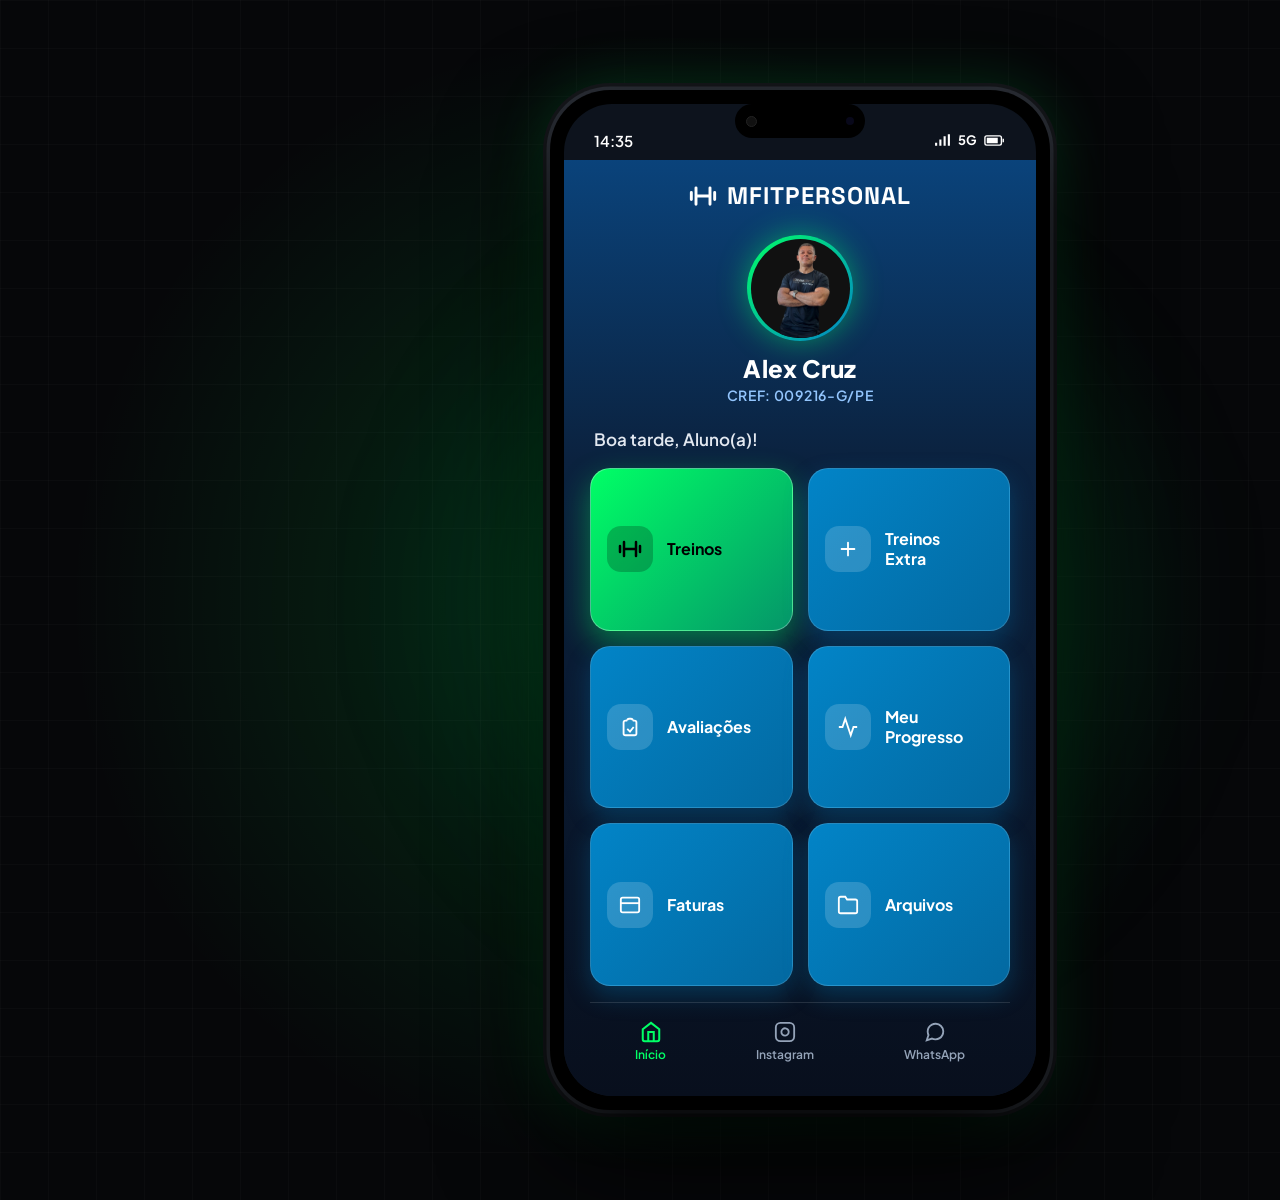
<file: app_mockup_render.html>
<!DOCTYPE html>
<html lang="pt-BR">
<head>
<meta charset="UTF-8">
<title>MFIT Single Phone Mockup</title>
<style>
  @import url('https://fonts.googleapis.com/css2?family=Plus+Jakarta+Sans:wght@400;500;600;700;800&family=Space+Grotesk:wght@600;700;800&display=swap');

  * { box-sizing: border-box; margin: 0; padding: 0; }
  body {
    width: 1600px;
    height: 1200px;
    background: #060709;
    background-image: 
      radial-gradient(circle at 50% 50%, rgba(0, 255, 102, 0.16) 0%, transparent 65%),
      linear-gradient(rgba(255, 255, 255, 0.02) 1px, transparent 1px),
      linear-gradient(90deg, rgba(255, 255, 255, 0.02) 1px, transparent 1px);
    background-size: 100% 100%, 48px 48px, 48px 48px;
    display: flex;
    align-items: center;
    justify-content: center;
    font-family: 'Plus Jakarta Sans', sans-serif;
    overflow: hidden;
  }

  .scene {
    position: relative;
    width: 1200px;
    height: 1100px;
    display: flex;
    align-items: center;
    justify-content: center;
  }

  /* Ambient Glow */
  .glow-back {
    position: absolute;
    width: 750px;
    height: 850px;
    background: radial-gradient(circle, rgba(0, 255, 102, 0.28) 0%, rgba(0, 180, 80, 0.09) 45%, transparent 70%);
    filter: blur(65px);
    z-index: 1;
  }

  /* Single Centered Phone */
  .phone {
    position: relative;
    width: 500px;
    height: 1020px;
    background: #000;
    border-radius: 60px;
    padding: 14px;
    box-shadow: 
      0 45px 110px rgba(0, 0, 0, 0.95),
      0 0 0 3.5px #2C3038,
      0 0 0 7px #16181C,
      0 0 60px rgba(0, 255, 102, 0.22);
    z-index: 10;
  }

  .phone-screen {
    width: 100%;
    height: 100%;
    border-radius: 48px;
    overflow: hidden;
    position: relative;
    display: flex;
    flex-direction: column;
    background: #0D131D;
  }

  /* Dynamic Island */
  .dynamic-island {
    position: absolute;
    top: 14px;
    left: 50%;
    transform: translateX(-50%);
    width: 130px;
    height: 34px;
    background: #000;
    border-radius: 20px;
    z-index: 50;
    display: flex;
    align-items: center;
    justify-content: space-between;
    padding: 0 11px;
  }

  .camera-dot {
    width: 11px;
    height: 11px;
    border-radius: 50%;
    background: #111;
    border: 1px solid #222;
  }

  .sensor-dot {
    width: 8px;
    height: 8px;
    border-radius: 50%;
    background: #08081a;
  }

  /* Status Bar */
  .status-bar {
    height: 56px;
    padding: 16px 30px 0;
    display: flex;
    justify-content: space-between;
    align-items: center;
    font-size: 15px;
    font-weight: 600;
    color: #fff;
    z-index: 40;
  }

  .status-icons {
    display: flex;
    align-items: center;
    gap: 7px;
  }

  /* MFIT DASHBOARD */
  .mfit-dashboard {
    flex: 1;
    display: flex;
    flex-direction: column;
    background: linear-gradient(180deg, #0A437B 0%, #0B223F 32%, #080F1D 100%);
    color: #fff;
    padding: 16px 26px 24px;
  }

  .mfit-brand-header {
    display: flex;
    align-items: center;
    justify-content: center;
    gap: 8px;
    margin-top: 4px;
    margin-bottom: 24px;
  }

  .mfit-brand-logo {
    display: flex;
    align-items: center;
    gap: 10px;
    font-family: 'Space Grotesk', sans-serif;
    font-weight: 800;
    font-size: 24px;
    letter-spacing: 0.04em;
    color: #fff;
  }

  .mfit-dumbbell-icon {
    width: 28px;
    height: 28px;
  }

  .profile-block {
    display: flex;
    flex-direction: column;
    align-items: center;
    text-align: center;
    margin-bottom: 24px;
  }

  .profile-avatar-wrap {
    width: 106px;
    height: 106px;
    border-radius: 50%;
    padding: 3.5px;
    background: linear-gradient(135deg, #00FF66, #0284C7);
    box-shadow: 0 0 30px rgba(0, 255, 102, 0.45);
    margin-bottom: 12px;
  }

  .profile-avatar-img {
    width: 100%;
    height: 100%;
    border-radius: 50%;
    object-fit: cover;
    background: #111;
  }

  .profile-name {
    font-size: 24px;
    font-weight: 800;
    color: #FFFFFF;
    letter-spacing: 0.01em;
  }

  .profile-cref {
    font-size: 14px;
    font-weight: 600;
    color: #93C5FD;
    letter-spacing: 0.05em;
    margin-top: 3px;
  }

  .greeting-banner {
    font-size: 17px;
    font-weight: 600;
    color: #E2E8F0;
    margin-bottom: 18px;
    padding-left: 4px;
  }

  /* 6 MFIT Buttons Grid */
  .mfit-grid {
    display: grid;
    grid-template-columns: 1fr 1fr;
    gap: 15px;
    flex: 1;
  }

  .mfit-btn {
    background: linear-gradient(135deg, #0284C7 0%, #0369A1 100%);
    border-radius: 20px;
    padding: 18px 16px;
    display: flex;
    align-items: center;
    gap: 14px;
    box-shadow: 0 10px 24px rgba(2, 132, 199, 0.3);
    border: 1px solid rgba(255, 255, 255, 0.14);
  }

  .mfit-btn.active-btn {
    background: linear-gradient(135deg, #00FF66 0%, #059669 100%);
    color: #000;
    box-shadow: 0 12px 30px rgba(0, 255, 102, 0.4);
    border: 1px solid rgba(255, 255, 255, 0.3);
  }

  .mfit-btn-icon {
    width: 46px;
    height: 46px;
    min-width: 46px;
    background: rgba(255, 255, 255, 0.16);
    border-radius: 14px;
    display: flex;
    align-items: center;
    justify-content: center;
  }

  .mfit-btn.active-btn .mfit-btn-icon {
    background: rgba(0, 0, 0, 0.22);
  }

  .mfit-btn-label {
    font-size: 16px;
    font-weight: 700;
    line-height: 1.25;
  }

  .mfit-tab-bar {
    height: 70px;
    border-top: 1px solid rgba(255, 255, 255, 0.12);
    display: flex;
    align-items: center;
    justify-content: space-around;
    padding-top: 8px;
    margin-top: 16px;
  }

  .tab-item {
    display: flex;
    flex-direction: column;
    align-items: center;
    gap: 4px;
    font-size: 12px;
    font-weight: 600;
    color: #94A3B8;
  }

  .tab-item.active {
    color: #00FF66;
  }
</style>
</head>
<body>

<div class="scene">
  <div class="glow-back"></div>

  <!-- SINGLE PHONE (MFIT PERSONAL DASHBOARD) -->
  <div class="phone">
    <div class="dynamic-island">
      <div class="camera-dot"></div>
      <div class="sensor-dot"></div>
    </div>
    
    <div class="phone-screen">
      <div class="status-bar">
        <span>14:35</span>
        <div class="status-icons">
          <svg width="17" height="13" viewBox="0 0 16 12" fill="white"><path d="M1 8h2v3H1zM5 5h2v6H5zM9 2h2v9H9zM13 0h2v11h-2z"/></svg>
          <span style="font-size: 13px; font-weight: 700;">5G</span>
          <svg width="22" height="13" viewBox="0 0 24 12" fill="white"><rect x="1" y="1" width="18" height="10" rx="2" stroke="white" stroke-width="1.5" fill="none"/><rect x="3" y="3" width="12" height="6" fill="white"/><path d="M21 4v4" stroke="white" stroke-width="1.5"/></svg>
        </div>
      </div>

      <div class="mfit-dashboard">
        
        <div class="mfit-brand-header">
          <div class="mfit-brand-logo">
            <svg class="mfit-dumbbell-icon" viewBox="0 0 24 24"><path d="M6 5v14M18 5v14M2 9v6M22 9v6M6 12h12" stroke="white" stroke-width="2.5" stroke-linecap="round"/></svg>
            <span>MFITPERSONAL</span>
          </div>
        </div>

        <div class="profile-block">
          <div class="profile-avatar-wrap">
            <img src="assets/alex-hero.png" class="profile-avatar-img" alt="Alex Cruz">
          </div>
          <div class="profile-name">Alex Cruz</div>
          <div class="profile-cref">CREF: 009216-G/PE</div>
        </div>

        <div class="greeting-banner">
          Boa tarde, Aluno(a)!
        </div>

        <div class="mfit-grid">
          <div class="mfit-btn active-btn">
            <div class="mfit-btn-icon">
              <svg width="24" height="24" viewBox="0 0 24 24" fill="none" stroke="black" stroke-width="2.5"><path d="M6 5v14M18 5v14M2 9v6M22 9v6M6 12h12" stroke-linecap="round"/></svg>
            </div>
            <div class="mfit-btn-label">Treinos</div>
          </div>

          <div class="mfit-btn">
            <div class="mfit-btn-icon">
              <svg width="22" height="22" viewBox="0 0 24 24" fill="none" stroke="white" stroke-width="2"><path d="M12 5v14M5 12h14" stroke-linecap="round"/></svg>
            </div>
            <div class="mfit-btn-label">Treinos<br>Extra</div>
          </div>

          <div class="mfit-btn">
            <div class="mfit-btn-icon">
              <svg width="22" height="22" viewBox="0 0 24 24" fill="none" stroke="white" stroke-width="2"><path d="M9 5H7a2 2 0 0 0-2 2v12a2 2 0 0 0 2 2h10a2 2 0 0 0 2-2V7a2 2 0 0 0-2-2h-2M9 5a2 2 0 0 1 2-2h2a2 2 0 0 1 2 2"/><polyline points="9 14 12 17 16 12"/></svg>
            </div>
            <div class="mfit-btn-label">Avaliações</div>
          </div>

          <div class="mfit-btn">
            <div class="mfit-btn-icon">
              <svg width="22" height="22" viewBox="0 0 24 24" fill="none" stroke="white" stroke-width="2"><polyline points="22 12 18 12 15 21 9 3 6 12 2 12"/></svg>
            </div>
            <div class="mfit-btn-label">Meu<br>Progresso</div>
          </div>

          <div class="mfit-btn">
            <div class="mfit-btn-icon">
              <svg width="22" height="22" viewBox="0 0 24 24" fill="none" stroke="white" stroke-width="2"><rect x="2" y="4" width="20" height="16" rx="2"/><line x1="2" y1="10" x2="22" y2="10"/></svg>
            </div>
            <div class="mfit-btn-label">Faturas</div>
          </div>

          <div class="mfit-btn">
            <div class="mfit-btn-icon">
              <svg width="22" height="22" viewBox="0 0 24 24" fill="none" stroke="white" stroke-width="2"><path d="M22 19a2 2 0 0 1-2 2H4a2 2 0 0 1-2-2V5a2 2 0 0 1 2-2h5l2 3h9a2 2 0 0 1 2 2z"/></svg>
            </div>
            <div class="mfit-btn-label">Arquivos</div>
          </div>
        </div>

        <div class="mfit-tab-bar">
          <div class="tab-item active">
            <svg width="22" height="22" viewBox="0 0 24 24" fill="none" stroke="#00FF66" stroke-width="2.2"><path d="M3 9l9-7 9 7v11a2 2 0 0 1-2 2H5a2 2 0 0 1-2-2z"/><polyline points="9 22 9 12 15 12 15 22"/></svg>
            <span>Início</span>
          </div>
          <div class="tab-item">
            <svg width="22" height="22" viewBox="0 0 24 24" fill="none" stroke="#94A3B8" stroke-width="2"><rect x="2" y="2" width="20" height="20" rx="5"/><path d="M16 11.37A4 4 0 1 1 12.63 8 4 4 0 0 1 16 11.37z"/><line x1="17.5" y1="6.5" x2="17.51" y2="6.5"/></svg>
            <span>Instagram</span>
          </div>
          <div class="tab-item">
            <svg width="22" height="22" viewBox="0 0 24 24" fill="none" stroke="#94A3B8" stroke-width="2"><path d="M21 11.5a8.38 8.38 0 0 1-.9 3.8 8.5 8.5 0 0 1-7.6 4.7 8.38 8.38 0 0 1-3.8-.9L3 21l1.9-5.7a8.38 8.38 0 0 1-.9-3.8 8.5 8.5 0 0 1 4.7-7.6 8.38 8.38 0 0 1 3.8-.9h.5a8.48 8.48 0 0 1 8 8v.5z"/></svg>
            <span>WhatsApp</span>
          </div>
        </div>

      </div>
    </div>
  </div>

</div>

</body>
</html>
</file>
<file: css/style.css>
/* ==========================================================================
   ALEX CRUZ - PROGRAMA 12 SEMANAS
   Identidade: Preto + Branco + Verde Vibrante
   Fitness Premium • Editorial • Tecnológico • Alta Performance
   ========================================================================== */

@import url('https://fonts.googleapis.com/css2?family=Barlow+Condensed:ital,wght@0,700;0,800;0,900;1,800;1,900&family=Plus+Jakarta+Sans:wght@300;400;500;600;700;800&family=Space+Grotesk:wght@500;700&display=swap');

:root {
  /* Colors */
  --bg-black: #060708;
  --bg-surface-1: #0C0E11;
  --bg-surface-2: #14171D;
  --bg-surface-3: #1C2129;
  --border-subtle: rgba(255, 255, 255, 0.08);
  --border-strong: rgba(255, 255, 255, 0.16);

  --text-primary: #FFFFFF;
  --text-secondary: #9FA6B2;
  --text-muted: #646E7E;

  /* Brand Green (Action, Energy, Highlighting) */
  --green-neon: #00FF66;
  --green-glow: rgba(0, 255, 102, 0.35);
  --green-glow-subtle: rgba(0, 255, 102, 0.12);
  --green-dark: #00B347;

  /* Typography */
  --font-display: 'Barlow Condensed', sans-serif;
  --font-body: 'Plus Jakarta Sans', sans-serif;
  --font-mono: 'Space Grotesk', monospace;

  /* Layout */
  --container-max: 1280px;
  --container-padding: 1.5rem;
  --transition-smooth: all 0.3s cubic-bezier(0.16, 1, 0.3, 1);
}

/* ==========================================================================
   Base & Reset
   ========================================================================== */
*, *::before, *::after {
  box-sizing: border-box;
  margin: 0;
  padding: 0;
}

html {
  scroll-behavior: smooth;
  font-size: 16px;
  background-color: var(--bg-black);
  color: var(--text-primary);
  font-family: var(--font-body);
  -webkit-font-smoothing: antialiased;
  -moz-osx-font-smoothing: grayscale;
}

body {
  background-color: var(--bg-black);
  overflow-x: hidden;
  line-height: 1.6;
}

img {
  max-width: 100%;
  height: auto;
  display: block;
}

a {
  color: inherit;
  text-decoration: none;
  transition: var(--transition-smooth);
}

button {
  font-family: inherit;
  cursor: pointer;
  border: none;
  outline: none;
}

/* Container */
.container {
  width: 100%;
  max-width: var(--container-max);
  margin: 0 auto;
  padding-left: var(--container-padding);
  padding-right: var(--container-padding);
}

/* Utilities */
.text-green {
  color: var(--green-neon);
}

.text-white {
  color: var(--text-primary);
}

.text-muted {
  color: var(--text-muted);
}

.font-display {
  font-family: var(--font-display);
}

.font-mono {
  font-family: var(--font-mono);
}

.bg-pattern {
  position: relative;
}

.bg-pattern::before {
  content: '';
  position: absolute;
  inset: 0;
  background-image: 
    linear-gradient(rgba(255, 255, 255, 0.02) 1px, transparent 1px),
    linear-gradient(90deg, rgba(255, 255, 255, 0.02) 1px, transparent 1px);
  background-size: 48px 48px;
  pointer-events: none;
  z-index: 1;
}

/* Section Tag / Eyebrow */
.eyebrow {
  display: inline-flex;
  align-items: center;
  gap: 0.6rem;
  font-family: var(--font-mono);
  font-size: 0.82rem;
  letter-spacing: 0.15em;
  text-transform: uppercase;
  color: var(--green-neon);
  margin-bottom: 1rem;
}

.eyebrow::before {
  content: '';
  display: inline-block;
  width: 8px;
  height: 8px;
  background-color: var(--green-neon);
  box-shadow: 0 0 10px var(--green-neon);
}

/* Section Titles */
.section-title {
  font-family: var(--font-display);
  font-size: clamp(2.5rem, 6vw, 4.5rem);
  font-weight: 900;
  line-height: 0.95;
  text-transform: uppercase;
  letter-spacing: -0.02em;
  margin-bottom: 1.25rem;
}

.section-desc {
  font-size: 1.1rem;
  color: var(--text-secondary);
  max-width: 640px;
  line-height: 1.7;
}

/* Buttons */
.btn-primary {
  display: inline-flex;
  align-items: center;
  justify-content: center;
  gap: 0.75rem;
  background: var(--green-neon);
  color: #000000;
  font-family: var(--font-display);
  font-weight: 800;
  font-size: 1.2rem;
  letter-spacing: 0.05em;
  text-transform: uppercase;
  padding: 1.1rem 2.4rem;
  border-radius: 4px;
  position: relative;
  overflow: hidden;
  transition: var(--transition-smooth);
  box-shadow: 0 8px 30px rgba(0, 255, 102, 0.28);
}

.btn-primary:hover {
  background: #26ff7b;
  transform: translateY(-2px);
  box-shadow: 0 12px 36px rgba(0, 255, 102, 0.45);
}

.btn-primary svg {
  transition: transform 0.2s ease;
}

.btn-primary:hover svg {
  transform: translateX(4px);
}

.btn-secondary {
  display: inline-flex;
  align-items: center;
  justify-content: center;
  gap: 0.6rem;
  background: transparent;
  color: var(--text-primary);
  font-family: var(--font-display);
  font-weight: 700;
  font-size: 1.05rem;
  letter-spacing: 0.05em;
  text-transform: uppercase;
  padding: 0.9rem 1.8rem;
  border: 1px solid var(--border-strong);
  border-radius: 4px;
  transition: var(--transition-smooth);
}

.btn-secondary:hover {
  border-color: var(--green-neon);
  color: var(--green-neon);
  background: rgba(0, 255, 102, 0.04);
}

/* ==========================================================================
   Header & Navigation
   ========================================================================== */
.site-header {
  position: fixed;
  top: 0;
  left: 0;
  width: 100%;
  z-index: 1000;
  background: rgba(6, 7, 8, 0.85);
  backdrop-filter: blur(16px);
  -webkit-backdrop-filter: blur(16px);
  border-bottom: 1px solid var(--border-subtle);
  transition: var(--transition-smooth);
}

.site-header.scrolled {
  background: rgba(6, 7, 8, 0.95);
  border-bottom-color: rgba(0, 255, 102, 0.15);
}

.nav-wrap {
  display: flex;
  align-items: center;
  justify-content: space-between;
  height: 80px;
  flex-wrap: nowrap;
  gap: 1.25rem;
}

.brand-logo {
  display: flex;
  align-items: center;
  gap: 0.75rem;
  flex-shrink: 0;
  white-space: nowrap;
}

.brand-logo-text {
  font-family: var(--font-display);
  font-size: 1.8rem;
  font-weight: 900;
  letter-spacing: 0.04em;
  color: #fff;
  text-transform: uppercase;
  line-height: 1;
  white-space: nowrap;
}

.brand-logo-sub {
  font-family: var(--font-mono);
  font-size: 0.68rem;
  letter-spacing: 0.22em;
  color: var(--green-neon);
  text-transform: uppercase;
  display: block;
  margin-top: 2px;
  white-space: nowrap;
}

.nav-links {
  display: flex;
  align-items: center;
  gap: clamp(0.6rem, 1.2vw, 1.6rem);
  list-style: none;
  flex-wrap: nowrap;
  white-space: nowrap;
  margin: 0;
  padding: 0;
}

.nav-links li {
  white-space: nowrap;
  flex-shrink: 0;
  list-style: none;
}

.nav-links a {
  font-size: clamp(0.74rem, 0.85vw, 0.86rem);
  font-weight: 600;
  text-transform: uppercase;
  letter-spacing: 0.05em;
  color: var(--text-secondary);
  position: relative;
  padding: 0.4rem 0;
  white-space: nowrap;
  display: inline-block;
}

.nav-links a::after {
  content: '';
  position: absolute;
  bottom: 0;
  left: 0;
  width: 0;
  height: 2px;
  background-color: var(--green-neon);
  transition: width 0.25s ease;
}

.nav-links a:hover {
  color: var(--text-primary);
}

.nav-links a:hover::after {
  width: 100%;
}

.nav-cta-group {
  display: flex;
  align-items: center;
  gap: 1rem;
  flex-shrink: 0;
  white-space: nowrap;
}

.nav-cta-group .btn-secondary {
  white-space: nowrap;
  flex-shrink: 0;
  padding: 0.7rem 1.35rem;
  font-size: 0.95rem;
}

.social-pill {
  width: 38px;
  height: 38px;
  min-width: 38px;
  display: flex;
  align-items: center;
  justify-content: center;
  border-radius: 4px;
  border: 1px solid var(--border-subtle);
  color: var(--text-secondary);
  flex-shrink: 0;
  transition: var(--transition-smooth);
}

.social-pill:hover {
  border-color: var(--green-neon);
  color: var(--green-neon);
  background: rgba(0, 255, 102, 0.05);
}

.mobile-toggle {
  display: none;
  background: transparent;
  color: #fff;
  border: 1px solid var(--border-strong);
  border-radius: 4px;
  width: 40px;
  height: 40px;
  align-items: center;
  justify-content: center;
  cursor: pointer;
  font-size: 1.4rem;
  line-height: 1;
  transition: var(--transition-smooth);
  flex-shrink: 0;
}

.mobile-toggle:hover {
  border-color: var(--green-neon);
  color: var(--green-neon);
}

/* ==========================================================================
   1. HERO SECTION
   ========================================================================== */
.hero-section {
  position: relative;
  min-height: 100vh;
  padding-top: 130px;
  padding-bottom: 60px;
  display: flex;
  align-items: center;
  overflow: hidden;
  background: radial-gradient(circle at 65% 45%, rgba(0, 255, 102, 0.09) 0%, rgba(6, 7, 8, 0) 60%),
              linear-gradient(180deg, rgba(6, 7, 8, 0.2) 0%, rgba(6, 7, 8, 0.95) 85%, #060708 100%);
}

.hero-grid {
  display: grid;
  grid-template-columns: 1.15fr 1fr;
  align-items: center;
  gap: 2rem;
  position: relative;
  z-index: 2;
}

.hero-content {
  padding-right: 1rem;
}

.hero-badge-tag {
  display: inline-flex;
  align-items: center;
  gap: 0.6rem;
  padding: 0.4rem 0.9rem;
  border: 1px solid rgba(0, 255, 102, 0.3);
  background: rgba(0, 255, 102, 0.04);
  font-family: var(--font-mono);
  font-size: 0.78rem;
  font-weight: 600;
  letter-spacing: 0.15em;
  color: var(--green-neon);
  text-transform: uppercase;
  margin-bottom: 1.75rem;
}

.hero-badge-dot {
  width: 6px;
  height: 6px;
  border-radius: 50%;
  background: var(--green-neon);
  box-shadow: 0 0 8px var(--green-neon);
}

.hero-title {
  font-family: var(--font-display);
  font-size: clamp(3.2rem, 7.5vw, 6.2rem);
  font-weight: 900;
  line-height: 0.9;
  letter-spacing: -0.02em;
  text-transform: uppercase;
  color: var(--text-primary);
  margin-bottom: 0.75rem;
}

.hero-title-highlight {
  display: block;
  color: var(--green-neon);
  text-shadow: 0 0 40px rgba(0, 255, 102, 0.28);
}

.hero-subheadline {
  font-size: clamp(1.05rem, 1.8vw, 1.35rem);
  font-weight: 400;
  color: var(--text-secondary);
  line-height: 1.6;
  max-width: 580px;
  margin-top: 1.5rem;
  margin-bottom: 2.25rem;
}

.hero-actions {
  display: flex;
  flex-direction: column;
  align-items: flex-start;
  gap: 1.25rem;
}

.hero-guarantee {
  display: flex;
  align-items: center;
  gap: 1.5rem;
  font-size: 0.85rem;
  color: var(--text-muted);
}

.hero-guarantee-item {
  display: flex;
  align-items: center;
  gap: 0.4rem;
}

.hero-guarantee-item svg {
  color: var(--green-neon);
}

/* Alex Cruz Protagonist Visual in Hero */
.hero-visual-wrapper {
  position: relative;
  display: flex;
  justify-content: center;
  align-items: flex-end;
  height: 100%;
  min-height: 560px;
}

/* Background atmospheric green aura behind Alex */
.hero-visual-aura {
  position: absolute;
  width: 500px;
  height: 500px;
  border-radius: 50%;
  background: radial-gradient(circle, rgba(0, 255, 102, 0.2) 0%, rgba(0, 255, 102, 0.03) 50%, transparent 70%);
  top: 50%;
  left: 50%;
  transform: translate(-50%, -45%);
  pointer-events: none;
  filter: blur(40px);
  z-index: 1;
}

.hero-visual-frame {
  position: relative;
  z-index: 2;
  width: 100%;
  max-width: 560px;
  display: flex;
  justify-content: center;
}

/* Alex Image: High impact, cutout, vertical gradient transparency mask */
.alex-protagonist-img {
  width: 100%;
  height: auto;
  max-height: 780px;
  object-fit: contain;
  object-position: bottom center;
  filter: contrast(106%) brightness(102%) drop-shadow(0 20px 50px rgba(0, 0, 0, 0.9));
  
  /* Efeito transparente de cima para baixo na Hero (blends smoothly at bottom) */
  -webkit-mask-image: linear-gradient(to bottom, rgba(0, 0, 0, 1) 0%, rgba(0, 0, 0, 1) 75%, rgba(0, 0, 0, 0) 100%);
  mask-image: linear-gradient(to bottom, rgba(0, 0, 0, 1) 0%, rgba(0, 0, 0, 1) 75%, rgba(0, 0, 0, 0) 100%);
}

/* Floating micro-badges around Alex */
.hero-stat-badge {
  position: absolute;
  background: rgba(12, 14, 17, 0.88);
  border: 1px solid var(--border-strong);
  backdrop-filter: blur(12px);
  -webkit-backdrop-filter: blur(12px);
  padding: 0.85rem 1.25rem;
  border-radius: 4px;
  z-index: 3;
  box-shadow: 0 10px 30px rgba(0, 0, 0, 0.6);
  transition: var(--transition-smooth);
}

.hero-stat-badge:hover {
  border-color: var(--green-neon);
}

.hero-stat-badge.badge-left {
  left: -20px;
  bottom: 24%;
}

.hero-stat-badge.badge-right {
  right: -10px;
  top: 25%;
}

.badge-label {
  font-family: var(--font-mono);
  font-size: 0.72rem;
  letter-spacing: 0.12em;
  color: var(--text-muted);
  text-transform: uppercase;
  display: block;
}

.badge-val {
  font-family: var(--font-display);
  font-size: 1.7rem;
  font-weight: 800;
  color: var(--text-primary);
  line-height: 1.1;
}

.badge-val .text-green {
  color: var(--green-neon);
}

/* ==========================================================================
   2. BENEFÍCIOS SECTION (Editorial, Typography & Numbers, NOT Generic Cards)
   ========================================================================== */
.benefits-section {
  padding: 100px 0;
  background: var(--bg-black);
  border-top: 1px solid var(--border-subtle);
  border-bottom: 1px solid var(--border-subtle);
  position: relative;
}

.benefits-header-editorial {
  display: flex;
  justify-content: space-between;
  align-items: flex-end;
  margin-bottom: 4rem;
  flex-wrap: wrap;
  gap: 2rem;
}

.benefits-editorial-grid {
  display: grid;
  grid-template-columns: repeat(3, 1fr);
  gap: 0;
  border: 1px solid var(--border-subtle);
}

.benefit-block {
  padding: 3.5rem 2.5rem;
  border-right: 1px solid var(--border-subtle);
  background: var(--bg-surface-1);
  position: relative;
  overflow: hidden;
  transition: var(--transition-smooth);
}

.benefit-block:last-child {
  border-right: none;
}

.benefit-block:hover {
  background: var(--bg-surface-2);
}

.benefit-block::after {
  content: '';
  position: absolute;
  top: 0;
  left: 0;
  width: 100%;
  height: 3px;
  background: transparent;
  transition: background-color 0.3s ease;
}

.benefit-block:hover::after {
  background: var(--green-neon);
}

.benefit-num {
  font-family: var(--font-mono);
  font-size: 1.1rem;
  color: var(--green-neon);
  letter-spacing: 0.1em;
  margin-bottom: 2rem;
  display: flex;
  align-items: center;
  gap: 0.5rem;
}

.benefit-word {
  font-family: var(--font-display);
  font-size: clamp(2.4rem, 4vw, 3.8rem);
  font-weight: 900;
  line-height: 0.95;
  text-transform: uppercase;
  letter-spacing: -0.02em;
  color: var(--text-primary);
  margin-bottom: 1.5rem;
}

.benefit-word .plus {
  color: var(--green-neon);
  margin-right: 0.2rem;
}

.benefit-text {
  font-size: 0.98rem;
  color: var(--text-secondary);
  line-height: 1.7;
  margin-bottom: 2rem;
}

.benefit-metric-tag {
  display: inline-flex;
  align-items: center;
  gap: 0.5rem;
  font-family: var(--font-mono);
  font-size: 0.75rem;
  letter-spacing: 0.1em;
  text-transform: uppercase;
  color: var(--text-muted);
  border-top: 1px solid var(--border-subtle);
  padding-top: 1.25rem;
  width: 100%;
}

.benefit-metric-tag .indicator-dot {
  width: 6px;
  height: 6px;
  border-radius: 50%;
  background: var(--green-neon);
}

/* ==========================================================================
   3. O PROGRAMA SECTION (12 Semanas • 3 Protocolos • Linha de Evolução)
   ========================================================================== */
.program-section {
  padding: 120px 0;
  background: linear-gradient(180deg, var(--bg-black) 0%, #0A0D11 50%, var(--bg-black) 100%);
  position: relative;
}

.program-concept-box {
  margin-bottom: 4.5rem;
}

.concept-big-text {
  font-family: var(--font-display);
  font-size: clamp(2rem, 4.5vw, 3.6rem);
  font-weight: 800;
  text-transform: uppercase;
  line-height: 1.1;
  color: var(--text-primary);
  border-left: 4px solid var(--green-neon);
  padding-left: 1.75rem;
  max-width: 880px;
}

/* Timeline Evolution Bar */
.evolution-timeline {
  display: grid;
  grid-template-columns: repeat(4, 1fr);
  gap: 1.5rem;
  margin-top: 3.5rem;
  position: relative;
}

.timeline-step {
  background: var(--bg-surface-1);
  border: 1px solid var(--border-subtle);
  padding: 2.25rem 1.75rem;
  border-radius: 4px;
  position: relative;
  transition: var(--transition-smooth);
}

.timeline-step:hover {
  border-color: rgba(0, 255, 102, 0.4);
  transform: translateY(-4px);
  background: var(--bg-surface-2);
}

.timeline-step.active {
  border-color: var(--green-neon);
  box-shadow: 0 0 30px rgba(0, 255, 102, 0.08);
}

.step-marker {
  font-family: var(--font-mono);
  font-size: 0.8rem;
  color: var(--green-neon);
  letter-spacing: 0.15em;
  text-transform: uppercase;
  margin-bottom: 1rem;
  display: flex;
  align-items: center;
  justify-content: space-between;
}

.step-arrow {
  color: var(--text-muted);
  font-size: 1rem;
}

.step-title {
  font-family: var(--font-display);
  font-size: 1.7rem;
  font-weight: 800;
  text-transform: uppercase;
  letter-spacing: -0.01em;
  color: var(--text-primary);
  margin-bottom: 0.75rem;
  line-height: 1.1;
}

.step-desc {
  font-size: 0.92rem;
  color: var(--text-secondary);
  line-height: 1.6;
}

/* ==========================================================================
   4. TREINAMENTO (Sistema de Treino + Smartphone App Mockup)
   ========================================================================== */
.training-section {
  padding: 120px 0;
  background: var(--bg-black);
  position: relative;
  border-top: 1px solid var(--border-subtle);
}

.training-grid {
  display: grid;
  grid-template-columns: 1.05fr 1fr;
  gap: 4rem;
  align-items: center;
}

.training-pillars-list {
  display: flex;
  flex-direction: column;
  gap: 1.5rem;
  margin-top: 2.5rem;
}

.training-pillar-item {
  display: flex;
  gap: 1.25rem;
  padding: 1.25rem;
  background: var(--bg-surface-1);
  border: 1px solid var(--border-subtle);
  border-radius: 4px;
  transition: var(--transition-smooth);
}

.training-pillar-item:hover {
  border-color: rgba(0, 255, 102, 0.4);
  background: var(--bg-surface-2);
}

.pillar-icon-box {
  width: 44px;
  height: 44px;
  min-width: 44px;
  background: rgba(0, 255, 102, 0.1);
  border: 1px solid rgba(0, 255, 102, 0.25);
  border-radius: 4px;
  display: flex;
  align-items: center;
  justify-content: center;
  color: var(--green-neon);
}

.pillar-title {
  font-family: var(--font-display);
  font-size: 1.35rem;
  font-weight: 800;
  text-transform: uppercase;
  color: var(--text-primary);
  margin-bottom: 0.35rem;
}

.pillar-desc {
  font-size: 0.92rem;
  color: var(--text-secondary);
  line-height: 1.55;
}

/* Smartphone & Action Mockup Display */
.app-mockup-container {
  position: relative;
  display: flex;
  justify-content: center;
  align-items: center;
}

.mockup-glow {
  position: absolute;
  width: 80%;
  height: 80%;
  background: radial-gradient(circle, rgba(0, 255, 102, 0.18) 0%, transparent 70%);
  filter: blur(50px);
  pointer-events: none;
}

.app-img-frame {
  position: relative;
  border-radius: 12px;
  overflow: hidden;
  border: 1px solid var(--border-strong);
  box-shadow: 0 25px 60px rgba(0, 0, 0, 0.8), 0 0 40px rgba(0, 255, 102, 0.1);
  transition: transform 0.4s cubic-bezier(0.16, 1, 0.3, 1);
}

.app-img-frame:hover {
  transform: scale(1.02);
}

.app-img-frame img {
  width: 100%;
  height: auto;
  display: block;
}

.mockup-floating-tag {
  position: absolute;
  bottom: -20px;
  left: 5%;
  background: rgba(6, 7, 8, 0.95);
  border: 1px solid var(--green-neon);
  padding: 0.75rem 1.25rem;
  border-radius: 4px;
  display: flex;
  align-items: center;
  gap: 0.75rem;
  font-family: var(--font-mono);
  font-size: 0.75rem;
  letter-spacing: 0.12em;
  text-transform: uppercase;
  color: #fff;
  box-shadow: 0 10px 25px rgba(0, 0, 0, 0.7);
}

.mockup-floating-tag .dot {
  width: 8px;
  height: 8px;
  background: var(--green-neon);
  border-radius: 50%;
  box-shadow: 0 0 10px var(--green-neon);
}

/* Action Strip */
.training-action-strip {
  margin-top: 5rem;
  display: grid;
  grid-template-columns: 1fr 1.1fr;
  gap: 3rem;
  align-items: center;
  background: var(--bg-surface-1);
  border: 1px solid var(--border-subtle);
  padding: 2.5rem;
  border-radius: 4px;
}

.action-photo-wrap {
  border-radius: 4px;
  overflow: hidden;
  border: 1px solid var(--border-strong);
}

.action-photo-wrap img {
  width: 100%;
  height: auto;
  object-fit: cover;
}

/* ==========================================================================
   5. ALIMENTAÇÃO (Estratégia Nutricional Personalizada)
   ========================================================================== */
.nutrition-section {
  padding: 120px 0;
  background: linear-gradient(180deg, #0A0C0E 0%, var(--bg-black) 100%);
  position: relative;
  border-top: 1px solid var(--border-subtle);
}

.nutrition-grid {
  display: grid;
  grid-template-columns: 1fr 1.05fr;
  gap: 4rem;
  align-items: center;
}

.nutrition-visual-wrap {
  position: relative;
  border-radius: 6px;
  overflow: hidden;
  border: 1px solid var(--border-strong);
  box-shadow: 0 20px 50px rgba(0, 0, 0, 0.8);
}

.nutrition-visual-wrap img {
  width: 100%;
  height: auto;
  display: block;
}

.macro-metrics-bar {
  display: grid;
  grid-template-columns: repeat(3, 1fr);
  gap: 1rem;
  margin-top: 2rem;
}

.macro-box {
  background: var(--bg-surface-1);
  border: 1px solid var(--border-subtle);
  padding: 1.25rem 1rem;
  border-radius: 4px;
  text-align: center;
}

.macro-name {
  font-family: var(--font-mono);
  font-size: 0.72rem;
  letter-spacing: 0.12em;
  color: var(--text-muted);
  text-transform: uppercase;
}

.macro-status {
  font-family: var(--font-display);
  font-size: 1.5rem;
  font-weight: 800;
  color: var(--green-neon);
  margin-top: 0.25rem;
}

.nutrition-disclaimer {
  margin-top: 2rem;
  font-size: 0.84rem;
  color: var(--text-muted);
  border-left: 2px solid var(--border-strong);
  padding-left: 1rem;
  line-height: 1.6;
}

/* ==========================================================================
   6. O QUE VOCÊ VAI ENCONTRAR (Composição Editorial Asimétrica)
   ========================================================================== */
.deliverables-section {
  padding: 120px 0;
  background: var(--bg-black);
  border-top: 1px solid var(--border-subtle);
}

.deliverables-editorial-list {
  display: grid;
  grid-template-columns: repeat(2, 1fr);
  gap: 1.5rem;
  margin-top: 3.5rem;
}

.deliverable-item {
  display: flex;
  align-items: flex-start;
  gap: 1.5rem;
  padding: 2.25rem;
  background: var(--bg-surface-1);
  border: 1px solid var(--border-subtle);
  border-radius: 4px;
  transition: var(--transition-smooth);
}

.deliverable-item:hover {
  border-color: rgba(0, 255, 102, 0.4);
  background: var(--bg-surface-2);
  transform: translateY(-2px);
}

.deliverable-index {
  font-family: var(--font-mono);
  font-size: 1.5rem;
  font-weight: 700;
  color: var(--green-neon);
  line-height: 1;
}

.deliverable-content h4 {
  font-family: var(--font-display);
  font-size: 1.6rem;
  font-weight: 800;
  text-transform: uppercase;
  color: #fff;
  letter-spacing: -0.01em;
  margin-bottom: 0.5rem;
}

.deliverable-content p {
  font-size: 0.95rem;
  color: var(--text-secondary);
  line-height: 1.6;
}

/* ==========================================================================
   7. RESULTADOS DOS ALUNOS (Métricas Validadas & Galeria de Transformações)
   ========================================================================== */
.results-section {
  padding: 120px 0;
  background: linear-gradient(180deg, var(--bg-black) 0%, #0E1218 50%, var(--bg-black) 100%);
  border-top: 1px solid var(--border-subtle);
  position: relative;
}

.metrics-giant-row {
  display: grid;
  grid-template-columns: repeat(4, 1fr);
  gap: 1.5rem;
  margin-top: 3.5rem;
  margin-bottom: 4.5rem;
}

.giant-metric-card {
  background: var(--bg-surface-1);
  border: 1px solid var(--border-subtle);
  padding: 2.5rem 1.75rem;
  border-radius: 4px;
  position: relative;
  overflow: hidden;
  transition: var(--transition-smooth);
}

.giant-metric-card:hover {
  border-color: var(--green-neon);
  background: var(--bg-surface-2);
}

.giant-metric-num {
  font-family: var(--font-display);
  font-size: clamp(3.2rem, 5vw, 4.8rem);
  font-weight: 900;
  color: var(--text-primary);
  line-height: 0.9;
  margin-bottom: 0.5rem;
}

.giant-metric-num .accent {
  color: var(--green-neon);
}

.giant-metric-label {
  font-family: var(--font-mono);
  font-size: 0.8rem;
  letter-spacing: 0.12em;
  text-transform: uppercase;
  color: var(--text-muted);
}

.results-gallery-concept {
  border: 1px dashed var(--border-strong);
  background: rgba(12, 14, 17, 0.5);
  padding: 3.5rem 2rem;
  border-radius: 6px;
  text-align: center;
  margin-top: 2rem;
}

.results-gallery-concept .concept-badge {
  display: inline-flex;
  align-items: center;
  gap: 0.5rem;
  font-family: var(--font-mono);
  font-size: 0.75rem;
  letter-spacing: 0.15em;
  text-transform: uppercase;
  color: var(--green-neon);
  background: rgba(0, 255, 102, 0.08);
  border: 1px solid rgba(0, 255, 102, 0.25);
  padding: 0.4rem 1rem;
  border-radius: 4px;
  margin-bottom: 1.5rem;
}

.results-gallery-concept h4 {
  font-family: var(--font-display);
  font-size: 2rem;
  font-weight: 800;
  text-transform: uppercase;
  color: #fff;
  margin-bottom: 0.75rem;
}

.results-gallery-concept p {
  max-width: 600px;
  margin: 0 auto;
  color: var(--text-secondary);
  font-size: 0.98rem;
}

/* ==========================================================================
   8. DEPOIMENTOS (Depoimentos Reais Fornecidos Verbatim)
   ========================================================================== */
.testimonials-section {
  padding: 120px 0;
  background: var(--bg-black);
  border-top: 1px solid var(--border-subtle);
  position: relative;
}

.testimonials-grid {
  display: grid;
  grid-template-columns: repeat(2, 1fr);
  gap: 2rem;
  margin-top: 3.5rem;
}

.testimonial-card {
  background: var(--bg-surface-1);
  border: 1px solid var(--border-subtle);
  padding: 2.75rem 2.25rem;
  border-radius: 4px;
  display: flex;
  flex-direction: column;
  justify-content: space-between;
  position: relative;
  transition: var(--transition-smooth);
}

.testimonial-card:hover {
  border-color: rgba(0, 255, 102, 0.35);
  background: var(--bg-surface-2);
  transform: translateY(-3px);
}

.testimonial-quote-icon {
  font-family: var(--font-display);
  font-size: 4rem;
  line-height: 0.6;
  color: rgba(0, 255, 102, 0.3);
  margin-bottom: 1.5rem;
}

.testimonial-quote {
  font-size: 1.08rem;
  line-height: 1.7;
  color: #E2E8F0;
  font-style: normal;
  margin-bottom: 2rem;
}

.testimonial-author-box {
  display: flex;
  align-items: center;
  justify-content: space-between;
  border-top: 1px solid var(--border-subtle);
  padding-top: 1.5rem;
  flex-wrap: wrap;
  gap: 0.75rem;
}

.author-info {
  display: flex;
  align-items: center;
  gap: 0.85rem;
}

.author-avatar-initials {
  width: 44px;
  height: 44px;
  border-radius: 50%;
  background: var(--bg-surface-3);
  border: 1px solid var(--border-strong);
  display: flex;
  align-items: center;
  justify-content: center;
  font-family: var(--font-display);
  font-weight: 800;
  font-size: 1.15rem;
  color: var(--green-neon);
}

.author-name {
  font-family: var(--font-display);
  font-size: 1.25rem;
  font-weight: 800;
  text-transform: uppercase;
  color: #fff;
  letter-spacing: 0.02em;
}

.author-role {
  font-family: var(--font-mono);
  font-size: 0.72rem;
  letter-spacing: 0.1em;
  color: var(--text-muted);
  text-transform: uppercase;
  display: block;
}

.verified-pill {
  display: inline-flex;
  align-items: center;
  gap: 0.4rem;
  font-family: var(--font-mono);
  font-size: 0.7rem;
  color: var(--green-neon);
  background: rgba(0, 255, 102, 0.08);
  border: 1px solid rgba(0, 255, 102, 0.2);
  padding: 0.3rem 0.65rem;
  border-radius: 4px;
  letter-spacing: 0.05em;
}

/* ==========================================================================
   9. SOBRE ALEX CRUZ (Perfil e Filosofia)
   ========================================================================== */
.about-section {
  padding: 120px 0;
  background: var(--bg-surface-1);
  border-top: 1px solid var(--border-subtle);
  position: relative;
}

.about-grid {
  display: grid;
  grid-template-columns: 1fr 1.2fr;
  gap: 4rem;
  align-items: center;
}

.about-profile-card {
  position: relative;
  background: #000;
  border: 1px solid var(--border-strong);
  border-radius: 6px;
  overflow: hidden;
}

.about-profile-card img {
  width: 100%;
  height: auto;
  object-fit: cover;
  filter: contrast(105%);
}

.about-profile-caption {
  padding: 1.5rem;
  background: rgba(6, 7, 8, 0.95);
  border-top: 1px solid var(--border-subtle);
  display: flex;
  justify-content: space-between;
  align-items: center;
}

.about-stats-row {
  display: grid;
  grid-template-columns: repeat(3, 1fr);
  gap: 1.5rem;
  margin-top: 2.5rem;
  padding-top: 2.5rem;
  border-top: 1px solid var(--border-subtle);
}

.about-stat-item .num {
  font-family: var(--font-display);
  font-size: 2.4rem;
  font-weight: 900;
  color: var(--green-neon);
  line-height: 1;
}

.about-stat-item .lbl {
  font-family: var(--font-mono);
  font-size: 0.72rem;
  color: var(--text-muted);
  text-transform: uppercase;
  letter-spacing: 0.1em;
  margin-top: 0.35rem;
  display: block;
}

/* ==========================================================================
   10. FAQ SECTION (Dúvidas Frequentes Accordion)
   ========================================================================== */
.faq-section {
  padding: 120px 0;
  background: var(--bg-black);
  border-top: 1px solid var(--border-subtle);
}

.faq-list {
  max-width: 860px;
  margin: 3.5rem auto 0;
  display: flex;
  flex-direction: column;
  gap: 1rem;
}

.faq-item {
  background: var(--bg-surface-1);
  border: 1px solid var(--border-subtle);
  border-radius: 4px;
  overflow: hidden;
  transition: var(--transition-smooth);
}

.faq-item.active {
  border-color: rgba(0, 255, 102, 0.4);
}

.faq-question {
  width: 100%;
  display: flex;
  align-items: center;
  justify-content: space-between;
  padding: 1.75rem 2rem;
  background: transparent;
  color: #fff;
  font-family: var(--font-display);
  font-size: 1.4rem;
  font-weight: 800;
  text-transform: uppercase;
  text-align: left;
  letter-spacing: 0.02em;
}

.faq-icon {
  width: 32px;
  height: 32px;
  border-radius: 50%;
  border: 1px solid var(--border-strong);
  display: flex;
  align-items: center;
  justify-content: center;
  font-family: var(--font-mono);
  font-size: 1.2rem;
  color: var(--green-neon);
  transition: transform 0.3s ease;
}

.faq-item.active .faq-icon {
  transform: rotate(45deg);
}

.faq-answer {
  max-height: 0;
  overflow: hidden;
  transition: max-height 0.35s cubic-bezier(0.16, 1, 0.3, 1), padding 0.35s ease;
  padding: 0 2rem;
  font-size: 1rem;
  color: var(--text-secondary);
  line-height: 1.7;
}

.faq-item.active .faq-answer {
  max-height: 400px;
  padding-bottom: 1.75rem;
}

/* ==========================================================================
   11. CTA FINAL SECTION ("VEM AGORA PARA O TIME")
   ========================================================================== */
.final-cta-section {
  padding: 140px 0;
  background: radial-gradient(circle at 50% 50%, rgba(0, 255, 102, 0.12) 0%, rgba(6, 7, 8, 0.98) 70%),
              #060708;
  border-top: 1px solid rgba(0, 255, 102, 0.2);
  text-align: center;
  position: relative;
  overflow: hidden;
}

.final-cta-section::before {
  content: '';
  position: absolute;
  top: 0;
  left: 50%;
  transform: translateX(-50%);
  width: 280px;
  height: 2px;
  background: var(--green-neon);
  box-shadow: 0 0 20px var(--green-neon);
}

.cta-box-center {
  max-width: 820px;
  margin: 0 auto;
  position: relative;
  z-index: 2;
}

.cta-tag-pill {
  display: inline-flex;
  align-items: center;
  gap: 0.6rem;
  font-family: var(--font-mono);
  font-size: 0.8rem;
  letter-spacing: 0.15em;
  color: var(--green-neon);
  text-transform: uppercase;
  background: rgba(0, 255, 102, 0.08);
  border: 1px solid rgba(0, 255, 102, 0.3);
  padding: 0.4rem 1.1rem;
  border-radius: 4px;
  margin-bottom: 2rem;
}

.cta-huge-title {
  font-family: var(--font-display);
  font-size: clamp(3.2rem, 7vw, 6rem);
  font-weight: 900;
  text-transform: uppercase;
  line-height: 0.92;
  letter-spacing: -0.02em;
  color: #fff;
  margin-bottom: 1.5rem;
}

.cta-sub-message {
  font-size: clamp(1.2rem, 2vw, 1.6rem);
  color: var(--text-secondary);
  margin-bottom: 3rem;
  font-weight: 400;
}

.cta-sub-message strong {
  color: #fff;
}

.cta-button-holder {
  display: flex;
  flex-direction: column;
  align-items: center;
  gap: 1.25rem;
}

.cta-button-holder .btn-primary {
  font-size: 1.35rem;
  padding: 1.3rem 3.2rem;
}

.cta-exclusive-note {
  font-family: var(--font-mono);
  font-size: 0.82rem;
  color: var(--text-muted);
  letter-spacing: 0.08em;
}

/* ==========================================================================
   12. FOOTER & SOCIALS
   ========================================================================== */
.site-footer {
  background: #040506;
  border-top: 1px solid var(--border-subtle);
  padding: 60px 0 40px;
}

.footer-top {
  display: flex;
  justify-content: space-between;
  align-items: center;
  flex-wrap: wrap;
  gap: 2rem;
  padding-bottom: 3rem;
  border-bottom: 1px solid var(--border-subtle);
}

.footer-social-links {
  display: flex;
  align-items: center;
  gap: 1rem;
}

.footer-social-btn {
  display: inline-flex;
  align-items: center;
  gap: 0.6rem;
  padding: 0.6rem 1.2rem;
  background: var(--bg-surface-1);
  border: 1px solid var(--border-subtle);
  border-radius: 4px;
  font-family: var(--font-mono);
  font-size: 0.85rem;
  color: var(--text-secondary);
  transition: var(--transition-smooth);
}

.footer-social-btn:hover {
  border-color: var(--green-neon);
  color: var(--green-neon);
  background: rgba(0, 255, 102, 0.05);
}

.footer-bottom {
  display: flex;
  justify-content: space-between;
  align-items: center;
  flex-wrap: wrap;
  gap: 1rem;
  padding-top: 2rem;
  font-size: 0.82rem;
  color: var(--text-muted);
}

.disclaimer-text {
  max-width: 500px;
  font-size: 0.75rem;
  color: #4A5568;
  line-height: 1.5;
}

/* ==========================================================================
   13. FLOATING WHATSAPP BUTTON
   ========================================================================== */
.floating-whatsapp {
  position: fixed;
  bottom: 28px;
  right: 28px;
  z-index: 999;
  display: flex;
  align-items: center;
  gap: 0.75rem;
  background: #25D366;
  color: #fff;
  padding: 0.75rem 1.25rem;
  border-radius: 50px;
  box-shadow: 0 10px 30px rgba(37, 211, 102, 0.4);
  font-family: var(--font-display);
  font-size: 1rem;
  font-weight: 800;
  letter-spacing: 0.04em;
  text-transform: uppercase;
  transition: var(--transition-smooth);
}

.floating-whatsapp:hover {
  transform: translateY(-4px) scale(1.03);
  box-shadow: 0 15px 40px rgba(37, 211, 102, 0.6);
  color: #fff;
}

.floating-whatsapp svg {
  width: 24px;
  height: 24px;
}

.whatsapp-ping {
  position: absolute;
  top: -4px;
  right: -4px;
  width: 14px;
  height: 14px;
  background: #00FF66;
  border-radius: 50%;
  animation: ping 2s cubic-bezier(0, 0, 0.2, 1) infinite;
}

@keyframes ping {
  75%, 100% {
    transform: scale(2.2);
    opacity: 0;
  }
}

/* ==========================================================================
   Responsive Breakpoints
   ========================================================================== */
@media (max-width: 1024px) {
  .hero-grid {
    grid-template-columns: 1fr;
    text-align: center;
  }

  .hero-content {
    padding-right: 0;
    display: flex;
    flex-direction: column;
    align-items: center;
  }

  .hero-subheadline {
    margin-left: auto;
    margin-right: auto;
  }

  .hero-actions {
    align-items: center;
  }

  .hero-visual-wrapper {
    min-height: 480px;
    margin-top: 2rem;
  }

  .benefits-editorial-grid {
    grid-template-columns: 1fr;
  }

  .benefit-block {
    border-right: none;
    border-bottom: 1px solid var(--border-subtle);
  }

  .benefit-block:last-child {
    border-bottom: none;
  }

  .evolution-timeline {
    grid-template-columns: repeat(2, 1fr);
  }

  .training-grid {
    grid-template-columns: 1fr;
  }

  .nutrition-grid {
    grid-template-columns: 1fr;
  }

  .metrics-giant-row {
    grid-template-columns: repeat(2, 1fr);
  }

  .about-grid {
    grid-template-columns: 1fr;
  }
}

@media (max-width: 1150px) {
  .nav-links {
    display: none;
    position: absolute;
    top: 80px;
    left: 0;
    width: 100%;
    background: rgba(6, 7, 8, 0.98);
    backdrop-filter: blur(24px);
    -webkit-backdrop-filter: blur(24px);
    border-bottom: 1px solid rgba(0, 255, 102, 0.25);
    flex-direction: column;
    align-items: flex-start;
    padding: 1.75rem 2rem;
    gap: 1.25rem;
    box-shadow: 0 25px 50px rgba(0, 0, 0, 0.9);
    z-index: 999;
  }

  .nav-links.nav-open {
    display: flex;
  }

  .nav-links li {
    width: 100%;
    white-space: nowrap !important;
  }

  .nav-links a {
    font-size: 1.05rem;
    display: block;
    width: 100%;
    white-space: nowrap !important;
    padding: 0.4rem 0;
  }

  .mobile-toggle {
    display: flex;
  }

  .nav-cta-group .social-pill {
    display: none;
  }
}

@media (max-width: 768px) {
  .nav-cta-group .btn-secondary {
    padding: 0.55rem 0.9rem;
    font-size: 0.85rem;
    white-space: nowrap !important;
  }

  .brand-logo-text {
    font-size: 1.45rem;
    white-space: nowrap !important;
  }

  .brand-logo-sub {
    font-size: 0.6rem;
    white-space: nowrap !important;
  }

  .deliverables-editorial-list {
    grid-template-columns: 1fr;
  }

  .testimonials-grid {
    grid-template-columns: 1fr;
  }

  .evolution-timeline {
    grid-template-columns: 1fr;
  }

  .training-action-strip {
    grid-template-columns: 1fr;
    padding: 1.5rem;
  }

  .metrics-giant-row {
    grid-template-columns: 1fr;
  }

  .hero-stat-badge.badge-left {
    left: 5px;
    bottom: 10%;
  }

  .hero-stat-badge.badge-right {
    right: 5px;
    top: 5%;
  }

  .floating-whatsapp span {
    display: none;
  }

  .floating-whatsapp {
    padding: 0.9rem;
    border-radius: 50%;
  }

  .footer-top {
    flex-direction: column;
    align-items: flex-start;
  }
}
</file>
